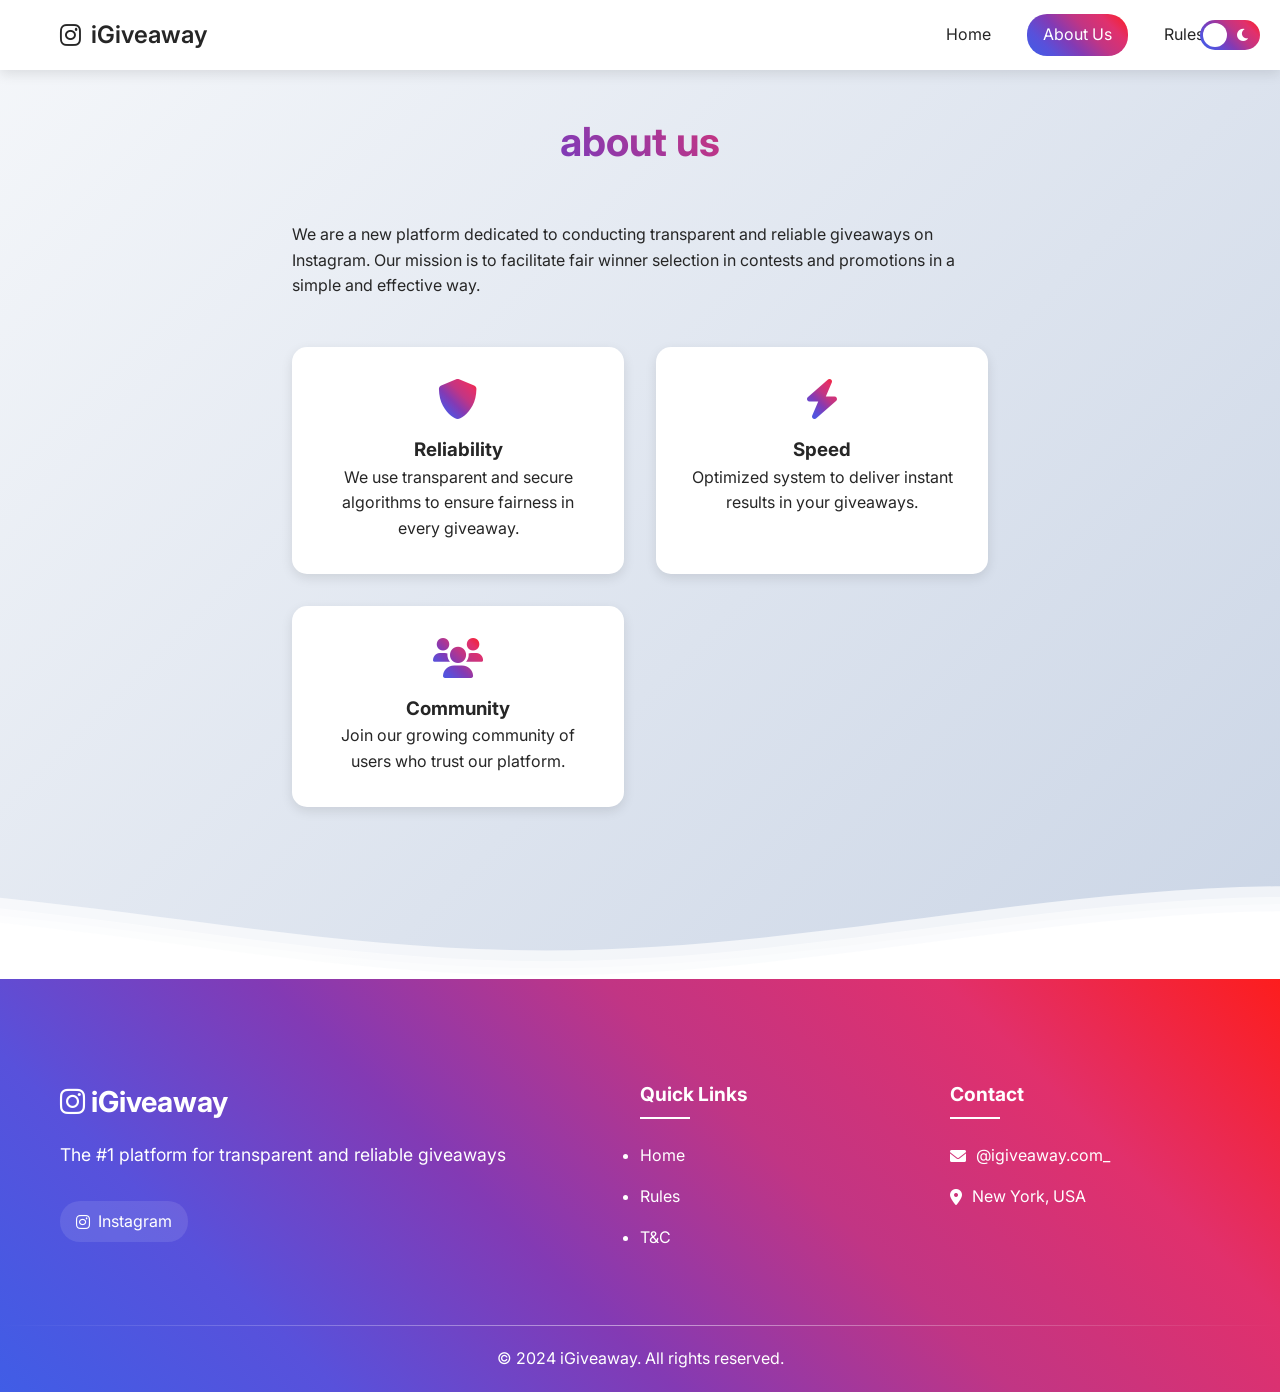
<file: about.html>
<!DOCTYPE html>
<html lang="en">
<head>
    <meta charset="UTF-8">
    <meta name="viewport" content="width=device-width, initial-scale=1.0">
    <title>About Us - iGiveaway</title>
    <link rel="stylesheet" href="index.css">
    <link href="https://fonts.googleapis.com/css2?family=Inter:wght@400;600;700&display=swap" rel="stylesheet">
    <link rel="stylesheet" href="https://cdnjs.cloudflare.com/ajax/libs/font-awesome/6.0.0/css/all.min.css">
</head>
<body>
    <header class="main-header">
        <nav>
            <div class="logo">
                <i class="fab fa-instagram"></i>
                <span>iGiveaway</span>
            </div>
            <div class="nav-links">
                <a href="index.html">Home</a>
                <a href="about.html" class="active">About Us</a>
                <a href="rules.html">Rules</a>
            </div>
            <div class="theme-switch">
                <input type="checkbox" id="theme-toggle">
                <label for="theme-toggle" class="switch">
                    <i class="fas fa-sun"></i>
                    <i class="fas fa-moon"></i>
                </label>
            </div>
        </nav>
    </header>

    <div class="container">
        <main>
            <h1>About Us</h1>
            <div class="about-content">
                <p>We are a new platform dedicated to conducting transparent and reliable giveaways on Instagram. Our mission is to facilitate fair winner selection in contests and promotions in a simple and effective way.</p>
                
                <div class="features">
                    <div class="feature-card">
                        <i class="fas fa-shield-alt"></i>
                        <h3>Reliability</h3>
                        <p>We use transparent and secure algorithms to ensure fairness in every giveaway.</p>
                    </div>
                    
                    <div class="feature-card">
                        <i class="fas fa-bolt"></i>
                        <h3>Speed</h3>
                        <p>Optimized system to deliver instant results in your giveaways.</p>
                    </div>
                    
                    <div class="feature-card">
                        <i class="fas fa-users"></i>
                        <h3>Community</h3>
                        <p>Join our growing community of users who trust our platform.</p>
                    </div>
                </div>
            </div>
        </main>
    </div>

    <footer class="main-footer">
        <div class="footer-waves">
            <svg class="waves" xmlns="http://www.w3.org/2000/svg" viewBox="0 24 150 28" preserveAspectRatio="none">
                <defs>
                    <path id="wave" d="M-160 44c30 0 58-18 88-18s 58 18 88 18 58-18 88-18 58 18 88 18 v44h-352z" />
                </defs>
                <g class="parallax">
                    <use href="#wave" x="48" y="0" fill="rgba(255,255,255,0.7" />
                    <use href="#wave" x="48" y="3" fill="rgba(255,255,255,0.5)" />
                    <use href="#wave" x="48" y="5" fill="rgba(255,255,255,0.3)" />
                    <use href="#wave" x="48" y="7" fill="#fff" />
                </g>
            </svg>
        </div>
        
        <div class="footer-content">
            <div class="footer-section brand">
                <h3><i class="fab fa-instagram"></i> iGiveaway</h3>
                <p>The #1 platform for transparent and reliable giveaways</p>
                <div class="social-links">
                    <a href="https://www.instagram.com/igiveaway.com_" class="social-btn" target="_blank">
                        <i class="fab fa-instagram"></i>
                        <span>Instagram</span>
                    </a>
                </div>
            </div>
            
            <div class="footer-section links">
                <h4>Quick Links</h4>
                <ul>
                    <li><a href="index.html">Home</a></li>
                    <li><a href="rules.html">Rules</a></li>
                    <li><a href="t&c.html">T&C</a></li>
                </ul>
            </div>
            
            <div class="footer-section contact">
                <h4>Contact</h4>
                <div class="contact-info">
                    <p><i class="fas fa-envelope"></i> @igiveaway.com_</p>
                    <p><i class="fas fa-map-marker-alt"></i> New York, USA</p>
                </div>
            </div>
        </div>
        
        <div class="footer-bottom">
            <div class="footer-border"></div>
            <p>&copy; 2024 iGiveaway. All rights reserved.</p>
        </div>
    </footer>
    <script src="index.js"></script>
</body>
</html>
</file>
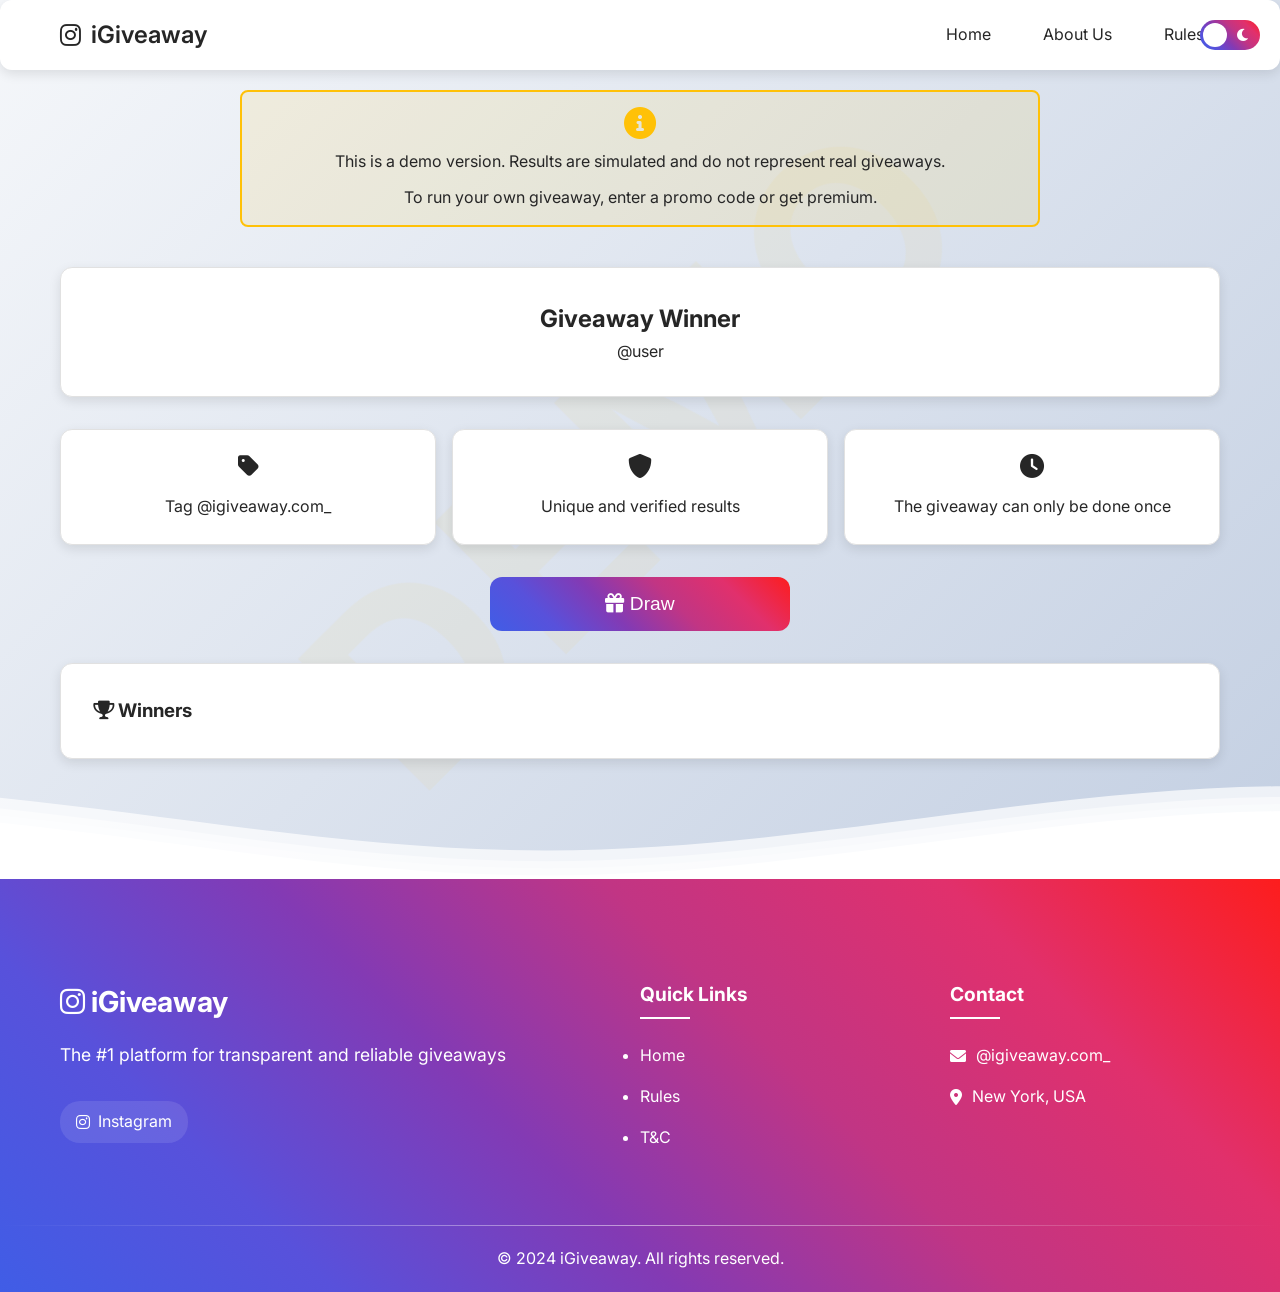
<file: demo.html>
<!DOCTYPE html>
<html lang="es">
<head>
    <meta charset="UTF-8">
    <meta name="viewport" content="width=device-width, initial-scale=1.0">
    <title>iGiveaway</title>
    <link rel="stylesheet" href="styled.css">
    <link href="https://fonts.googleapis.com/css2?family=Inter:wght@400;600;700&display=swap" rel="stylesheet">
    <link rel="stylesheet" href="https://cdnjs.cloudflare.com/ajax/libs/font-awesome/6.0.0/css/all.min.css">
</head>
<body>
    <header class="main-header">
        <nav>
            <div class="logo">
                <i class="fab fa-instagram"></i>
                <span>iGiveaway</span>
            </div>
            <div class="nav-links">
                <a href="index.html">Home</a>
                <a href="about.html">About Us</a>
                <a href="rules.html">Rules</a>
            </div>
            <div class="theme-switch">
                <input type="checkbox" id="theme-toggle">
                <label for="theme-toggle" class="switch">
                    <i class="fas fa-sun"></i>
                    <i class="fas fa-moon"></i>
                </label>
            </div>
        </nav>
    </header>

    <div class="demo-notice">
        <i class="fas fa-info-circle"></i>
        <p>This is a demo version. Results are simulated and do not represent real giveaways.</p>
        <p>To run your own giveaway, enter a promo code or get premium.</p>
    </div>
    
    <div class="container">
        <main>
            <div class="winner-display">
                <div class="winner-card">
                    <h2>Giveaway Winner</h2>
                    <p id="nombreMostrado">@user</p>
                </div>
            </div>

            <div class="info-cards">
                <div class="info-card">
                    <i class="fas fa-tag"></i>
                    <p>Tag @igiveaway.com_</p>
                </div>
                <div class="info-card">
                    <i class="fas fa-shield-alt"></i>
                    <p>Unique and verified results</p>
                </div>
                <div class="info-card">
                    <i class="fas fa-clock"></i>
                    <p>The giveaway can only be done once</p>
                </div>
            </div>

            <button id="miBoton" class="draw-button" onclick="cambiarNombre(); iniciarTemporizador()">
                <i class="fas fa-gift"></i> Draw
            </button>

            <div class="winners-section">
                <h3><i class="fas fa-trophy"></i> Winners</h3>
                <ul id="winnersList" class="winners-list"></ul>
            </div>
        </main>
    </div>

    <footer class="main-footer">
        <div class="footer-waves">
            <svg class="waves" xmlns="http://www.w3.org/2000/svg" viewBox="0 24 150 28" preserveAspectRatio="none">
                <defs>
                    <path id="wave" d="M-160 44c30 0 58-18 88-18s 58 18 88 18 58-18 88-18 58 18 88 18 v44h-352z" />
                </defs>
                <g class="parallax">
                    <use href="#wave" x="48" y="0" fill="rgba(255,255,255,0.7" />
                    <use href="#wave" x="48" y="3" fill="rgba(255,255,255,0.5)" />
                    <use href="#wave" x="48" y="5" fill="rgba(255,255,255,0.3)" />
                    <use href="#wave" x="48" y="7" fill="#fff" />
                </g>
            </svg>
        </div>
        
        <div class="footer-content">
            <div class="footer-section brand">
                <h3><i class="fab fa-instagram"></i> iGiveaway</h3>
                <p>The #1 platform for transparent and reliable giveaways</p>
                <div class="social-links">
                    <a href="https://www.instagram.com/igiveaway.com_" class="social-btn" target="_blank">
                        <i class="fab fa-instagram"></i>
                        <span>Instagram</span>
                    </a>
                </div>
            </div>
            
            <div class="footer-section links">
                <h4>Quick Links</h4>
                <ul>
                    <li><a href="index.html">Home</a></li>
                    <li><a href="rules.html">Rules</a></li>
                    <li><a href="t&c.html">T&C</a></li>
                </ul>
            </div>
            
            <div class="footer-section contact">
                <h4>Contact</h4>
                <div class="contact-info">
                    <p><i class="fas fa-envelope"></i> @igiveaway.com_</p>
                    <p><i class="fas fa-map-marker-alt"></i> New York, USA</p>
                </div>
            </div>
        </div>
        
        <div class="footer-bottom">
            <div class="footer-border"></div>
            <p>&copy; 2024 iGiveaway. All rights reserved.</p>
        </div>
    </footer>

    <script src="maind.js"></script>
</body>
</html>
</file>
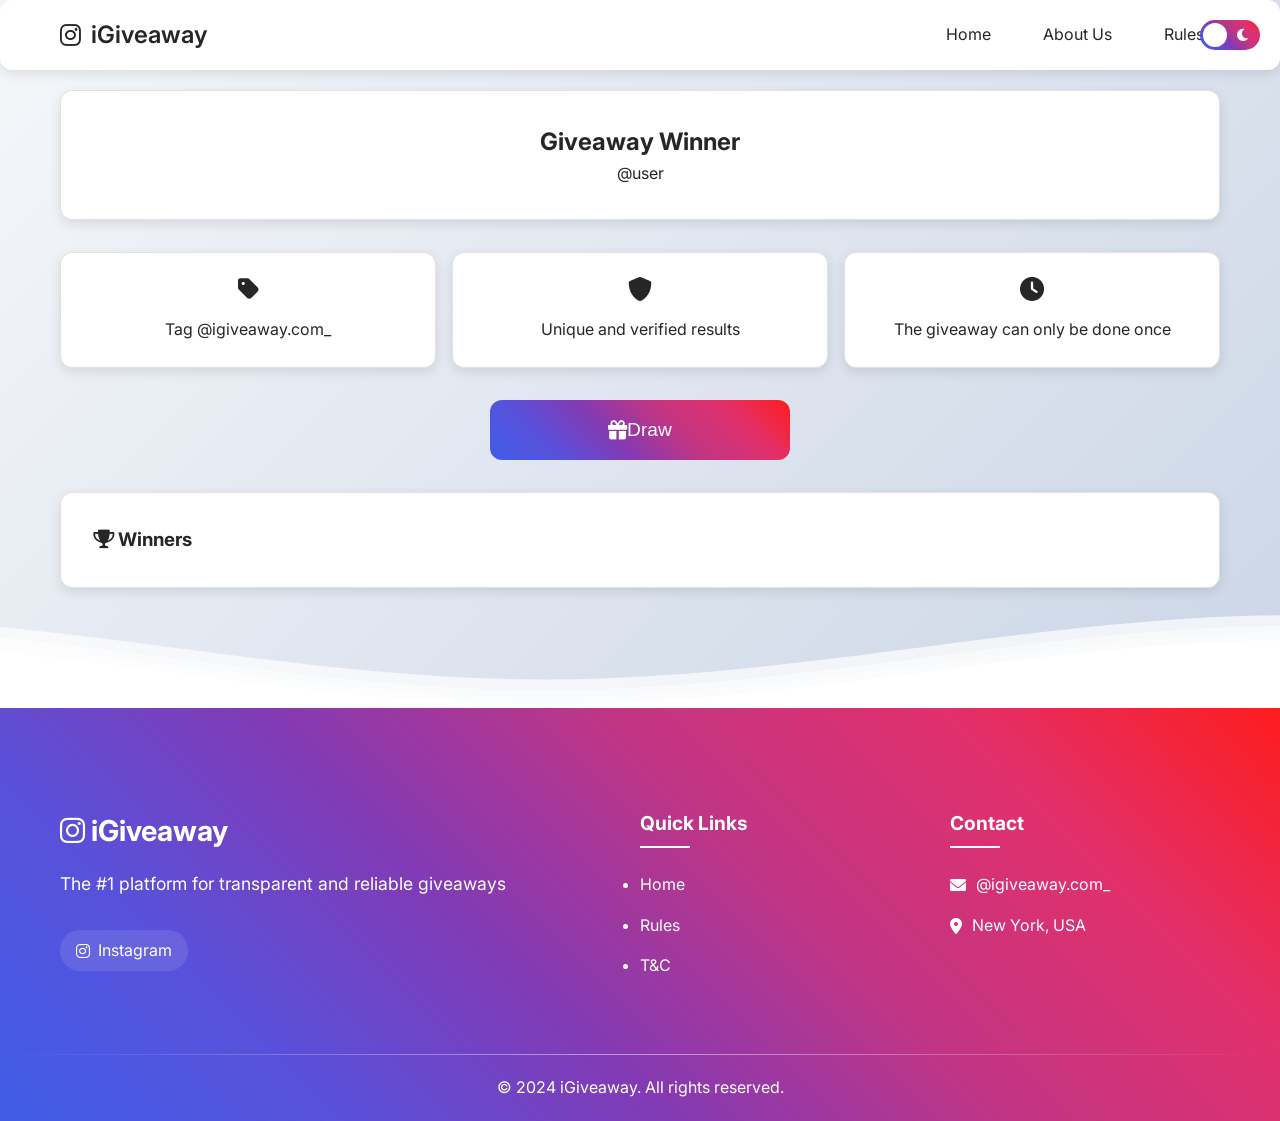
<file: draw.html>
<!DOCTYPE html>
<html lang="en">
<head>
    <meta charset="UTF-8">
    <meta name="viewport" content="width=device-width, initial-scale=1.0">
    <title>iGiveaway</title>
    <link rel="stylesheet" href="style.css">
    <link href="https://fonts.googleapis.com/css2?family=Inter:wght@400;600;700&display=swap" rel="stylesheet">
    <link rel="stylesheet" href="https://cdnjs.cloudflare.com/ajax/libs/font-awesome/6.0.0/css/all.min.css">
</head>
<body>
    <header class="main-header">
        <nav>
            <div class="logo">
                <i class="fab fa-instagram"></i>
                <span>iGiveaway</span>
            </div>
            <div class="nav-links">
                <a href="index.html">Home</a>
                <a href="about.html">About Us</a>
                <a href="rules.html">Rules</a>
            </div>
            <div class="theme-switch">
                <input type="checkbox" id="theme-toggle">
                <label for="theme-toggle" class="switch">
                    <i class="fas fa-sun"></i>
                    <i class="fas fa-moon"></i>
                </label>
            </div>
        </nav>
    </header>

    <div class="container">
        <main>
            <div class="winner-display">
                <div class="winner-card">
                    <h2>Giveaway Winner</h2>
                    <p id="nombreMostrado">@user</p>
                </div>
            </div>

            <div class="info-cards">
                <div class="info-card">
                    <i class="fas fa-tag"></i>
                    <p>Tag @igiveaway.com_</p>
                </div>
                <div class="info-card">
                    <i class="fas fa-shield-alt"></i>
                    <p>Unique and verified results</p>
                </div>
                <div class="info-card">
                    <i class="fas fa-clock"></i>
                    <p>The giveaway can only be done once</p>
                </div>
            </div>

            <button id="miBoton" class="draw-button" onclick="cambiarNombre(); iniciarTemporizador()">
                <i class="fas fa-gift"></i> Draw
            </button>

            <div class="winners-section">
                <h3><i class="fas fa-trophy"></i> Winners</h3>
                <ul id="winnersList" class="winners-list"></ul>
            </div>
        </main>
    </div>

    <footer class="main-footer">
        <div class="footer-waves">
            <svg class="waves" xmlns="http://www.w3.org/2000/svg" viewBox="0 24 150 28" preserveAspectRatio="none">
                <defs>
                    <path id="wave" d="M-160 44c30 0 58-18 88-18s 58 18 88 18 58-18 88-18 58 18 88 18 v44h-352z" />
                </defs>
                <g class="parallax">
                    <use href="#wave" x="48" y="0" fill="rgba(255,255,255,0.7" />
                    <use href="#wave" x="48" y="3" fill="rgba(255,255,255,0.5)" />
                    <use href="#wave" x="48" y="5" fill="rgba(255,255,255,0.3)" />
                    <use href="#wave" x="48" y="7" fill="#fff" />
                </g>
            </svg>
        </div>
        
        <div class="footer-content">
            <div class="footer-section brand">
                <h3><i class="fab fa-instagram"></i> iGiveaway</h3>
                <p>The #1 platform for transparent and reliable giveaways</p>
                <div class="social-links">
                    <a href="https://www.instagram.com/igiveaway.com_" class="social-btn" target="_blank">
                        <i class="fab fa-instagram"></i>
                        <span>Instagram</span>
                    </a>
                </div>
            </div>
            
            <div class="footer-section links">
                <h4>Quick Links</h4>
                <ul>
                    <li><a href="index.html">Home</a></li>
                    <li><a href="rules.html">Rules</a></li>
                    <li><a href="t&c.html">T&C</a></li>
                </ul>
            </div>
            
            <div class="footer-section contact">
                <h4>Contact</h4>
                <div class="contact-info">
                    <p><i class="fas fa-envelope"></i> @igiveaway.com_</p>
                    <p><i class="fas fa-map-marker-alt"></i> New York, USA</p>
                </div>
            </div>
        </div>
        
        <div class="footer-bottom">
            <div class="footer-border"></div>
            <p>&copy; 2024 iGiveaway. All rights reserved.</p>
        </div>
    </footer>

    <script src="main.js"></script>
</body>
</html>
</file>
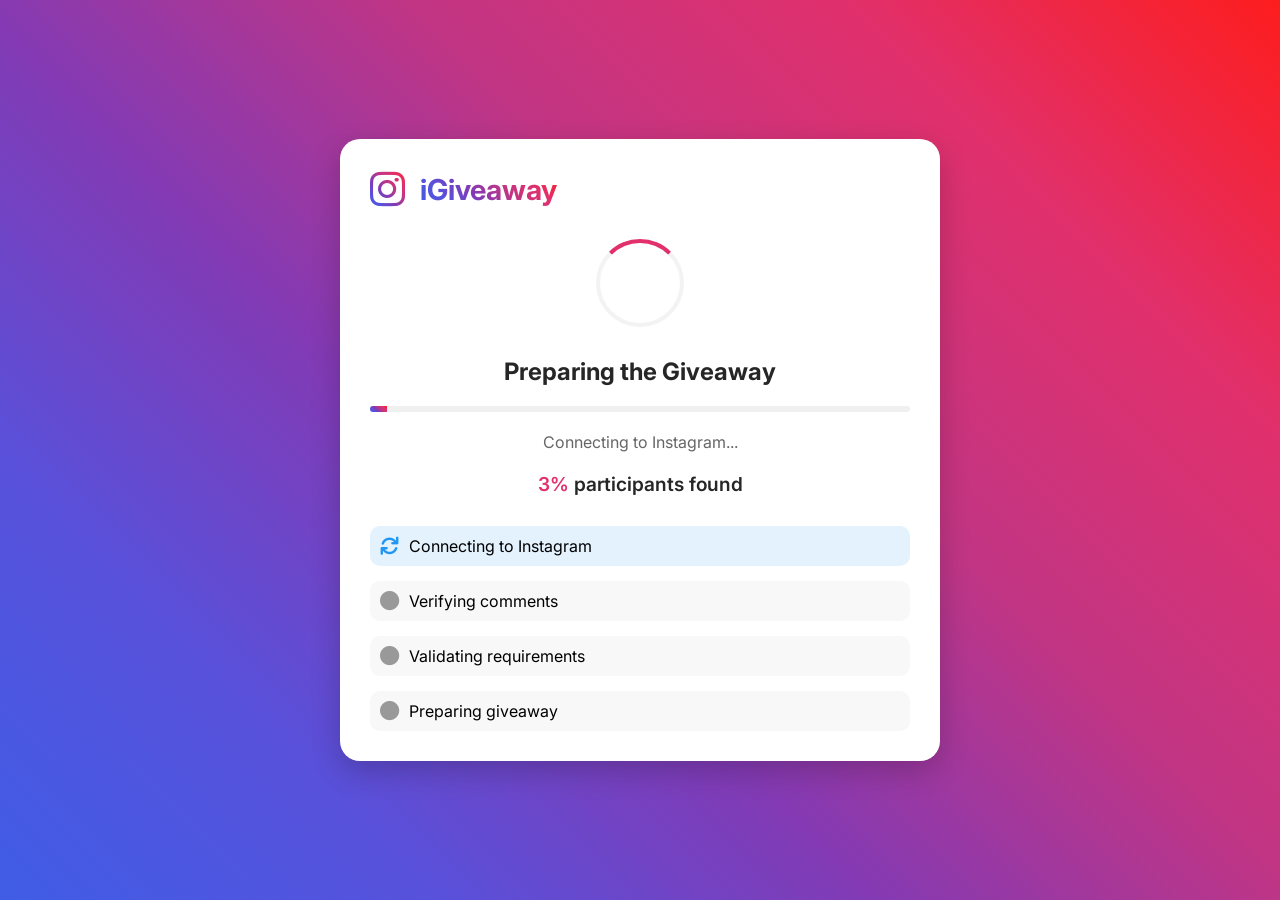
<file: loading.html>
<!DOCTYPE html>
<html lang="en">
<head>
    <meta charset="UTF-8">
    <meta name="viewport" content="width=device-width, initial-scale=1.0">
    <title>Loading Participants - iGiveaway</title>
    <link rel="stylesheet" href="loading.css">
    <link href="https://fonts.googleapis.com/css2?family=Inter:wght@400;600;700&display=swap" rel="stylesheet">
    <link rel="stylesheet" href="https://cdnjs.cloudflare.com/ajax/libs/font-awesome/6.0.0/css/all.min.css">
</head>
<body>
    <div class="loading-container">
        <div class="instagram-card">
            <div class="loading-header">
                <i class="fab fa-instagram"></i>
                <h1>iGiveaway</h1>
            </div>
            
            <div class="loading-content">
                <div class="loading-spinner">
                    <div class="spinner-circle"></div>
                </div>
                
                <div class="loading-status">
                    <h2>Preparing the Giveaway</h2>
                    <div class="progress-bar">
                        <div class="progress"></div>
                    </div>
                    <p class="status-text">Getting participants...</p>
                    <div class="participants-counter">
                        <span id="participantCount">0</span> participants found
                    </div>
                </div>

                <div class="loading-steps">
                    <div class="step completed">
                        <i class="fas fa-check-circle"></i>
                        <span>Connecting to Instagram</span>
                    </div>
                    <div class="step active">
                        <i class="fas fa-sync fa-spin"></i>
                        <span>Verifying comments</span>
                    </div>
                    <div class="step">
                        <i class="fas fa-circle"></i>
                        <span>Validating requirements</span>
                    </div>
                    <div class="step">
                        <i class="fas fa-circle"></i>
                        <span>Preparing giveaway</span>
                    </div>
                </div>
            </div>
        </div>
    </div>
    <script src="loading.js"></script>
</body>
</html>
</file>
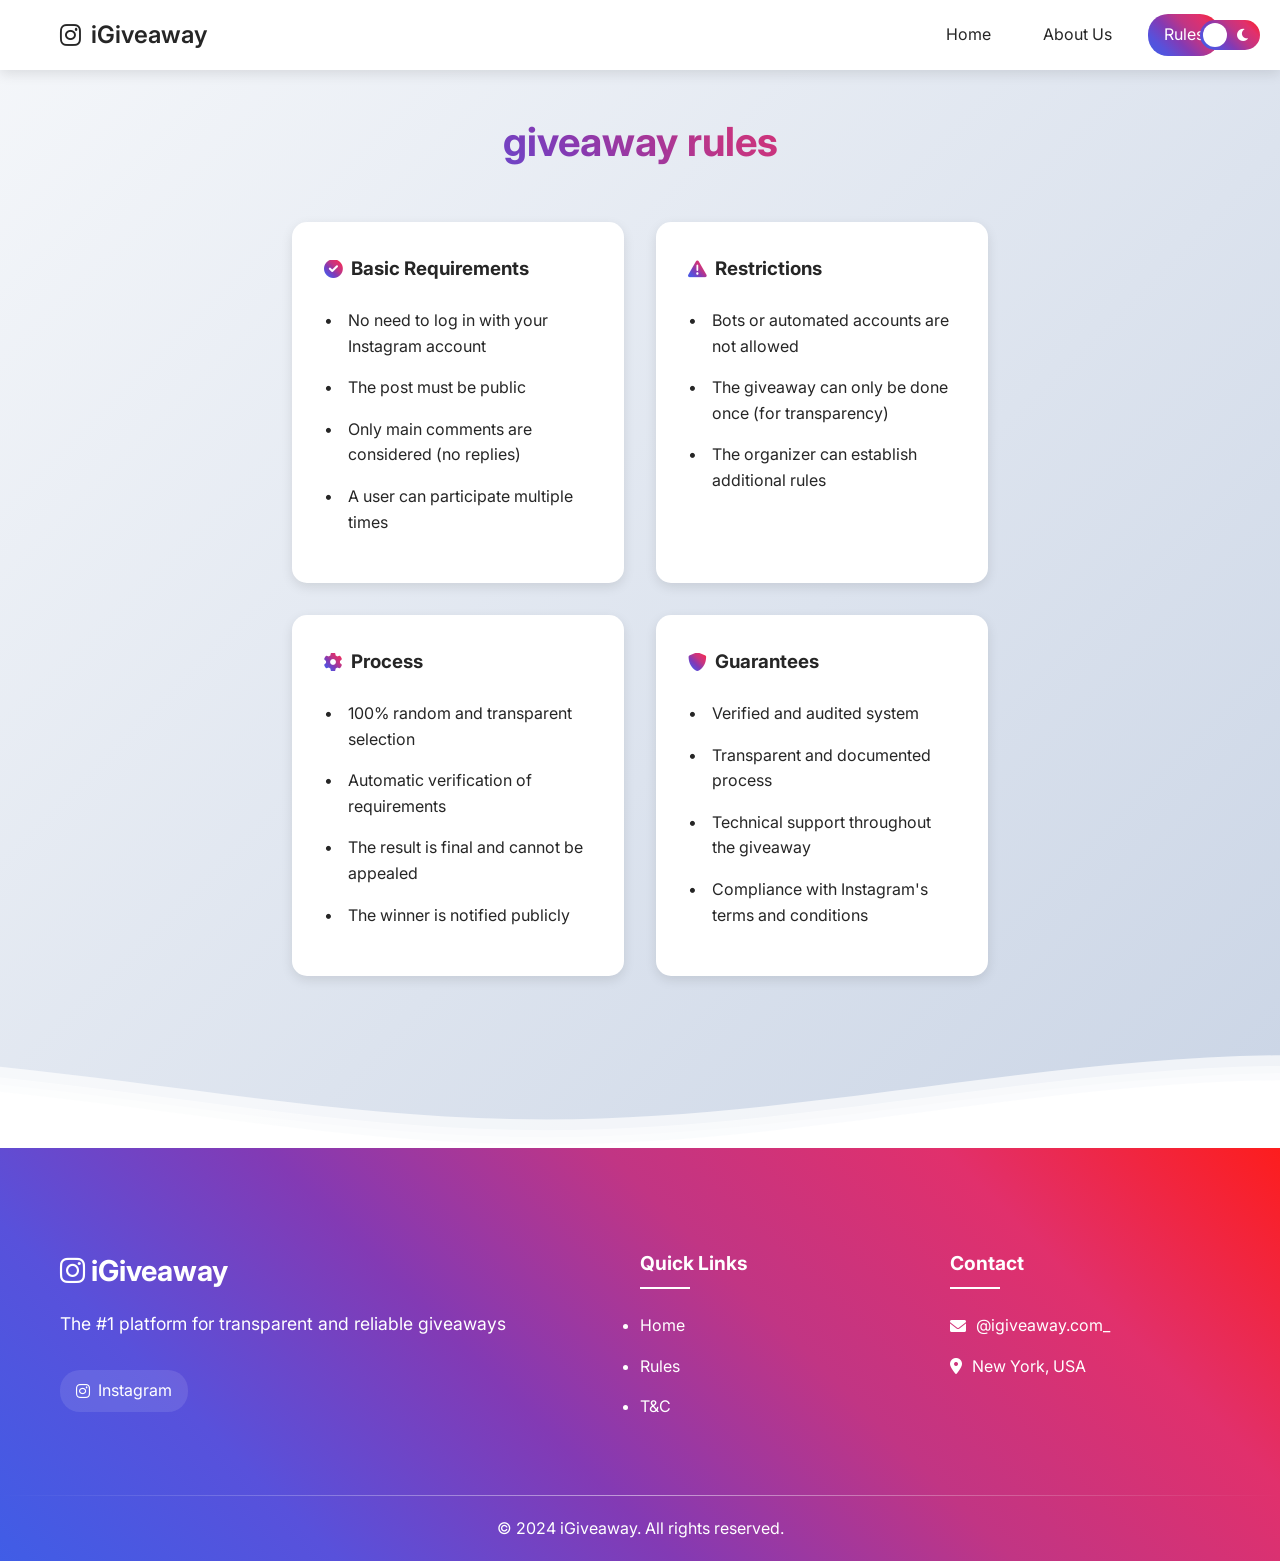
<file: rules.html>
<!DOCTYPE html>
<html lang="en">
<head>
    <meta charset="UTF-8">
    <meta name="viewport" content="width=device-width, initial-scale=1.0">
    <title>Rules - iGiveaway</title>
    <link rel="stylesheet" href="index.css">
    <link href="https://fonts.googleapis.com/css2?family=Inter:wght@400;600;700&display=swap" rel="stylesheet">
    <link rel="stylesheet" href="https://cdnjs.cloudflare.com/ajax/libs/font-awesome/6.0.0/css/all.min.css">
</head>
<body>
    <header class="main-header">
        <nav>
            <div class="logo">
                <i class="fab fa-instagram"></i>
                <span>iGiveaway</span>
            </div>
            <div class="nav-links">
                <a href="index.html">Home</a>
                <a href="about.html">About Us</a>
                <a href="rules.html"class="active">Rules</a>
            </div>
            <div class="theme-switch">
                <input type="checkbox" id="theme-toggle">
                <label for="theme-toggle" class="switch">
                    <i class="fas fa-sun"></i>
                    <i class="fas fa-moon"></i>
                </label>
            </div>
        </nav>
    </header>

    <div class="container">
        <main>
            <h1>Giveaway Rules</h1>
            <div class="rules-content">
                <div class="rule-card">
                    <h3><i class="fas fa-check-circle"></i> Basic Requirements</h3>
                    <ul>
                        <li>No need to log in with your Instagram account</li>
                        <li>The post must be public</li>
                        <li>Only main comments are considered (no replies)</li>
                        <li>A user can participate multiple times</li>
                    </ul>
                </div>

                <div class="rule-card">
                    <h3><i class="fas fa-exclamation-triangle"></i> Restrictions</h3>
                    <ul>
                        <li>Bots or automated accounts are not allowed</li>
                        <li>The giveaway can only be done once (for transparency)</li>
                        <li>The organizer can establish additional rules</li>
                    </ul>
                </div>

                <div class="rule-card">
                    <h3><i class="fas fa-cog"></i> Process</h3>
                    <ul>
                        <li>100% random and transparent selection</li>
                        <li>Automatic verification of requirements</li>
                        <li>The result is final and cannot be appealed</li>
                        <li>The winner is notified publicly</li>
                    </ul>
                </div>

                <div class="rule-card">
                    <h3><i class="fas fa-shield-alt"></i> Guarantees</h3>
                    <ul>
                        <li>Verified and audited system</li>
                        <li>Transparent and documented process</li>
                        <li>Technical support throughout the giveaway</li>
                        <li>Compliance with Instagram's terms and conditions</li>
                    </ul>
                </div>
            </div>
        </main>
    </div>

    <footer class="main-footer">
        <div class="footer-waves">
            <svg class="waves" xmlns="http://www.w3.org/2000/svg" viewBox="0 24 150 28" preserveAspectRatio="none">
                <defs>
                    <path id="wave" d="M-160 44c30 0 58-18 88-18s 58 18 88 18 58-18 88-18 58 18 88 18 v44h-352z" />
                </defs>
                <g class="parallax">
                    <use href="#wave" x="48" y="0" fill="rgba(255,255,255,0.7" />
                    <use href="#wave" x="48" y="3" fill="rgba(255,255,255,0.5)" />
                    <use href="#wave" x="48" y="5" fill="rgba(255,255,255,0.3)" />
                    <use href="#wave" x="48" y="7" fill="#fff" />
                </g>
            </svg>
        </div>
        
        <div class="footer-content">
            <div class="footer-section brand">
                <h3><i class="fab fa-instagram"></i> iGiveaway</h3>
                <p>The #1 platform for transparent and reliable giveaways</p>
                <div class="social-links">
                    <a href="https://www.instagram.com/igiveaway.com_" class="social-btn" target="_blank">
                        <i class="fab fa-instagram"></i>
                        <span>Instagram</span>
                    </a>
                </div>
            </div>
            
            <div class="footer-section links">
                <h4>Quick Links</h4>
                <ul>
                    <li><a href="index.html">Home</a></li>
                    <li><a href="rules.html">Rules</a></li>
                    <li><a href="t&c.html">T&C</a></li>
                </ul>
            </div>
            
            <div class="footer-section contact">
                <h4>Contact</h4>
                <div class="contact-info">
                    <p><i class="fas fa-envelope"></i> @igiveaway.com_</p>
                    <p><i class="fas fa-map-marker-alt"></i> New York, USA</p>
                </div>
            </div>
        </div>
        
        <div class="footer-bottom">
            <div class="footer-border"></div>
            <p>&copy; 2024 iGiveaway. All rights reserved.</p>
        </div>
    </footer>
    <script src="index.js"></script>
</body>
</html>
</file>
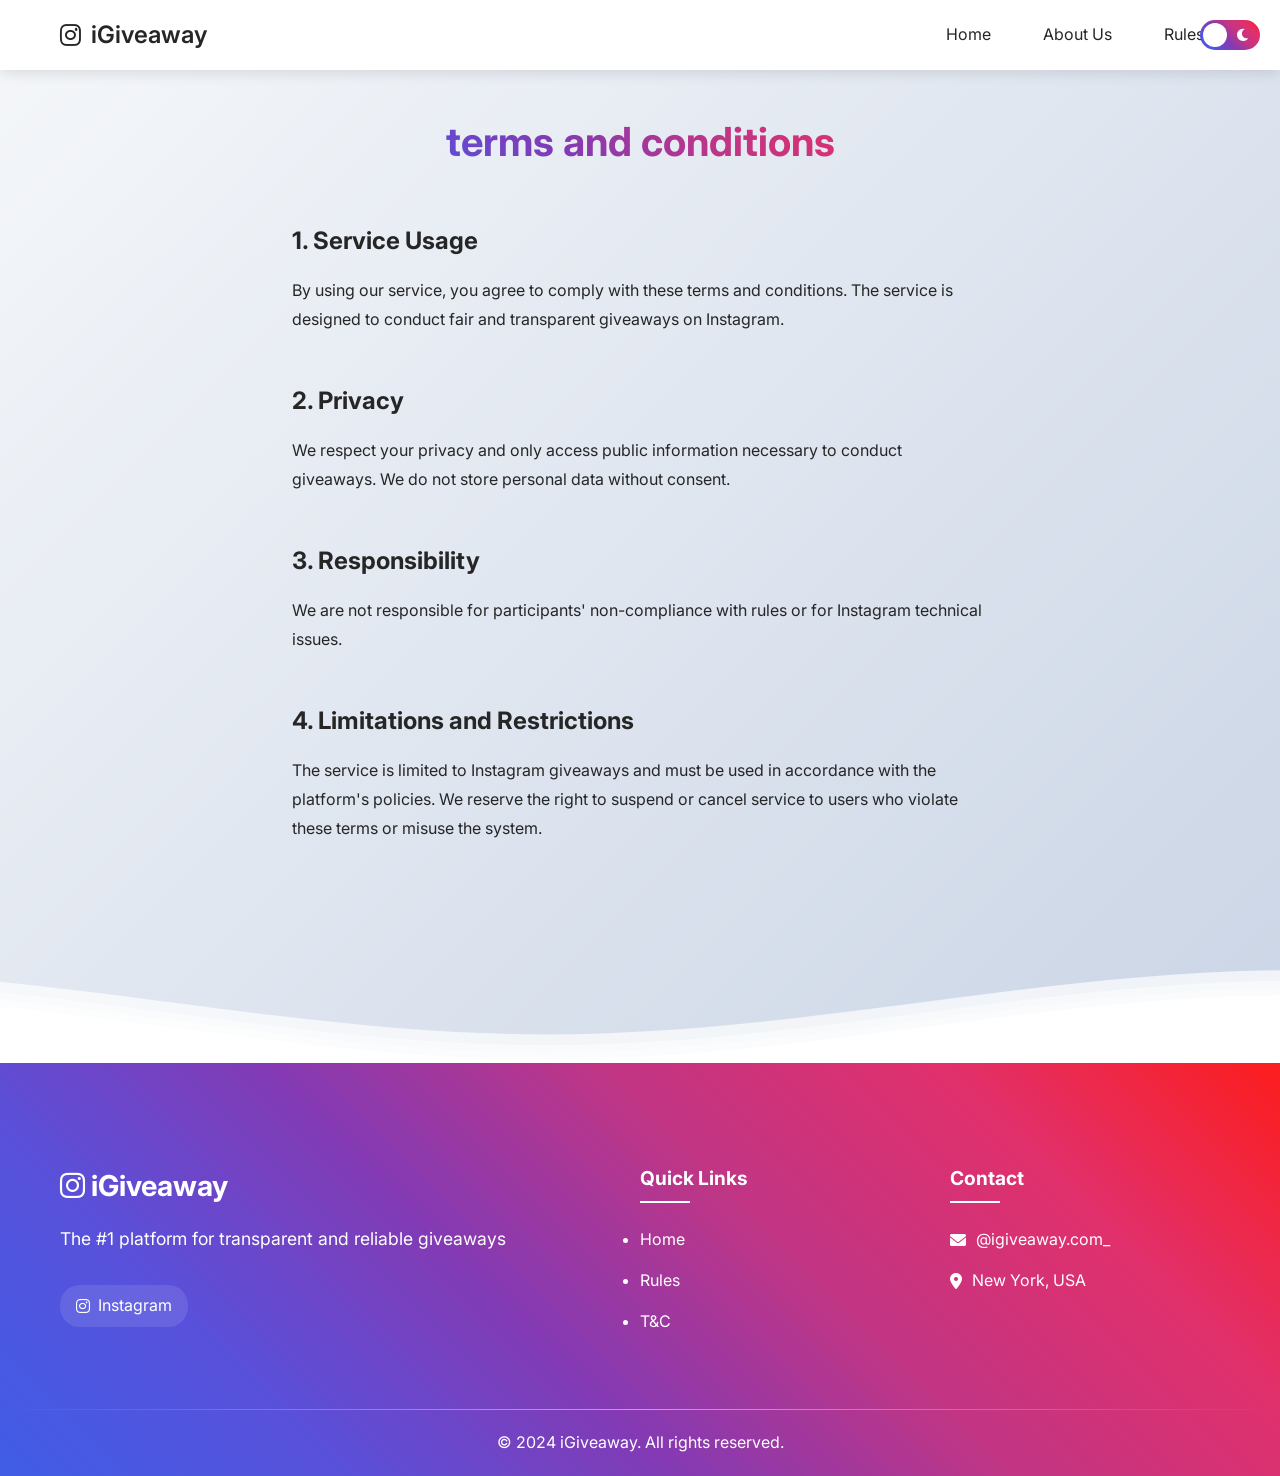
<file: t&c.html>
<!DOCTYPE html>
<html lang="en">
<head>
    <meta charset="UTF-8">
    <meta name="viewport" content="width=device-width, initial-scale=1.0">
    <title>Terms and Conditions - iGiveaway</title>
    <link rel="stylesheet" href="index.css">
    <link href="https://fonts.googleapis.com/css2?family=Inter:wght@400;600;700&display=swap" rel="stylesheet">
    <link rel="stylesheet" href="https://cdnjs.cloudflare.com/ajax/libs/font-awesome/6.0.0/css/all.min.css">
</head>
<body>
    <header class="main-header">
        <nav>
            <div class="logo">
                <i class="fab fa-instagram"></i>
                <span>iGiveaway</span>
            </div>
            <div class="nav-links">
                <a href="index.html">Home</a>
                <a href="about.html">About Us</a>
                <a href="rules.html">Rules</a>
            </div>
            <div class="theme-switch">
                <input type="checkbox" id="theme-toggle">
                <label for="theme-toggle" class="switch">
                    <i class="fas fa-sun"></i>
                    <i class="fas fa-moon"></i>
                </label>
            </div>
        </nav>
    </header>

    <div class="container">
        <main>
            <h1>Terms and Conditions</h1>
            <div class="terms-content">
                <section class="terms-section">
                    <h2>1. Service Usage</h2>
                    <p>By using our service, you agree to comply with these terms and conditions. The service is designed to conduct fair and transparent giveaways on Instagram.</p>
                </section>

                <section class="terms-section">
                    <h2>2. Privacy</h2>
                    <p>We respect your privacy and only access public information necessary to conduct giveaways. We do not store personal data without consent.</p>
                </section>

                <section class="terms-section">
                    <h2>3. Responsibility</h2>
                    <p>We are not responsible for participants' non-compliance with rules or for Instagram technical issues.</p>
                </section>
                <section class="terms-section">
                    <h2>4. Limitations and Restrictions</h2>
                    <p>The service is limited to Instagram giveaways and must be used in accordance with the platform's policies. We reserve the right to suspend or cancel service to users who violate these terms or misuse the system.</p>
                </section>
            </div>
        </main>
    </div>

    <footer class="main-footer">
        <div class="footer-waves">
            <svg class="waves" xmlns="http://www.w3.org/2000/svg" viewBox="0 24 150 28" preserveAspectRatio="none">
                <defs>
                    <path id="wave" d="M-160 44c30 0 58-18 88-18s 58 18 88 18 58-18 88-18 58 18 88 18 v44h-352z" />
                </defs>
                <g class="parallax">
                    <use href="#wave" x="48" y="0" fill="rgba(255,255,255,0.7" />
                    <use href="#wave" x="48" y="3" fill="rgba(255,255,255,0.5)" />
                    <use href="#wave" x="48" y="5" fill="rgba(255,255,255,0.3)" />
                    <use href="#wave" x="48" y="7" fill="#fff" />
                </g>
            </svg>
        </div>
        
        <div class="footer-content">
            <div class="footer-section brand">
                <h3><i class="fab fa-instagram"></i> iGiveaway</h3>
                <p>The #1 platform for transparent and reliable giveaways</p>
                <div class="social-links">
                    <a href="https://www.instagram.com/igiveaway.com_" class="social-btn" target="_blank">
                        <i class="fab fa-instagram"></i>
                        <span>Instagram</span>
                    </a>
                </div>
            </div>
            
            <div class="footer-section links">
                <h4>Quick Links</h4>
                <ul>
                    <li><a href="index.html">Home</a></li>
                    <li><a href="rules.html">Rules</a></li>
                    <li><a href="t&c.html">T&C</a></li>
                </ul>
            </div>
            
            <div class="footer-section contact">
                <h4>Contact</h4>
                <div class="contact-info">
                    <p><i class="fas fa-envelope"></i> @igiveaway.com_</p>
                    <p><i class="fas fa-map-marker-alt"></i> New York, USA</p>
                </div>
            </div>
        </div>
        
        <div class="footer-bottom">
            <div class="footer-border"></div>
            <p>&copy; 2024 iGiveaway. All rights reserved.</p>
        </div>
    </footer>
    <script src="index.js"></script>
</body>
</html>
</file>
<file: index.css>
:root {
    /* Modo claro */
    --primary-gradient: linear-gradient(45deg, #405DE6, #5851DB, #833AB4, #C13584, #E1306C, #FD1D1D);
    --secondary-gradient: linear-gradient(45deg, #833AB4, #C13584, #E1306C);
    --background-color: #FAFAFA;
    --card-background: #FFFFFF;
    --text-color: #262626;
    --shadow: 0 4px 12px rgba(0, 0, 0, 0.1);
    --card-hover: rgba(0, 0, 0, 0.03);
    --border-color: #e1e1e1;
    --gradient-bg: linear-gradient(135deg, #f5f7fa 0%, #c3cfe2 100%);
    --success-color: #4CAF50;
    --error-color: #f44336;
    --header-height: 70px;
}

[data-theme="dark"] {
    --primary-gradient: linear-gradient(45deg, #405DE6, #833AB4, #C13584);
    --secondary-gradient: linear-gradient(45deg, #405DE6, #833AB4);
    --background-color: #121212;
    --card-background: #1E1E1E;
    --text-color: #FFFFFF;
    --shadow: 0 4px 12px rgba(0, 0, 0, 0.3);
    --card-hover: rgba(255, 255, 255, 0.05);
    --border-color: #333333;
    --gradient-bg: linear-gradient(135deg, #1a1a1a 0%, #2d3436 100%);
    --success-color: #81c784;
    --error-color: #e57373;
}

* {
    margin: 0;
    padding: 0;
    box-sizing: border-box;
    transition: background-color 0.3s, color 0.3s, border-color 0.3s, box-shadow 0.3s;
}

body {
    font-family: 'Inter', sans-serif;
    background-color: var(--background-color);
    color: var(--text-color);
    line-height: 1.6;
    transition: background-color 0.3s, color 0.3s;
    background: var(--gradient-bg);
    min-height: 100vh;
    position: relative;
    padding-top: var(--header-height);
}

.container {
    max-width: 800px;
    margin: 0 auto;
    padding: 40px 20px;
}

.logo {
    display: flex;
    align-items: center;
    gap: 10px;
    font-size: 1.5rem;
    font-weight: 600;
    color: var(--text-color);
    transition: color var(--transition-speed) ease;
}

.logo i,
.logo span {
    color: var(--text-color);
    transition: color var(--transition-speed) ease;
}

h1 {
    text-align: center;
    font-size: 2.5rem;
    margin-bottom: 1rem;
    text-transform: lowercase;
    background: var(--primary-gradient);
    -webkit-background-clip: text;
    color: transparent;
}

.subtitle {
    text-align: center;
    margin-bottom: 3rem;
    font-size: 1.1rem;
    color: var(--text-color);
}

/* Estilos para los pasos */
.steps {
    display: flex;
    flex-direction: column;
    gap: 1rem;
    margin-bottom: 3rem;
}

.step {
    display: flex;
    align-items: center;
    gap: 1rem;
    background: var(--card-background);
    padding: 1.5rem;
    border-radius: 12px;
    box-shadow: var(--shadow);
    transition: transform 0.3s;
}

.step:hover {
    transform: translateY(-3px);
}

.step-number {
    background: var(--primary-gradient);
    color: white;
    width: 30px;
    height: 30px;
    display: flex;
    align-items: center;
    justify-content: center;
    border-radius: 50%;
    font-weight: bold;
}

/* Estilos para el formulario */
.form-section {
    margin: 2rem 0;
}

.form-container {
    background: var(--card-background);
    border-radius: 20px;
    box-shadow: var(--shadow);
    padding: 2rem;
    max-width: 600px;
    margin: 0 auto;
    border: 1px solid var(--border-color);
}

.form-header {
    text-align: center;
    margin-bottom: 2rem;
}

.form-header i {
    font-size: 3rem;
    background: var(--primary-gradient);
    -webkit-background-clip: text;
    -webkit-text-fill-color: transparent;
    margin-bottom: 1rem;
}

.form-header h2 {
    font-size: 1.5rem;
    color: var(--text-color);
    margin: 0;
}

.input-group {
    margin-bottom: 1.5rem;
}

.input-field {
    display: flex;
    flex-direction: column;
    gap: 0.5rem;
}

.input-field label {
    font-size: 0.9rem;
    font-weight: 600;
    color: var(--text-color);
}

.input-field input {
    padding: 1rem;
    border: 2px solid var(--border-color);
    border-radius: 12px;
    font-size: 1rem;
    background: var(--card-background);
    color: var(--text-color);
    transition: all 0.3s ease;
}

.input-field input:focus {
    outline: none;
    border-color: #405DE6;
    box-shadow: 0 0 0 4px rgba(64, 93, 230, 0.1);
}

.input-field input::placeholder {
    color: #999;
}

.input-hint {
    font-size: 0.8rem;
    color: #666;
}

.submit-btn {
    width: 100%;
    padding: 1rem;
    border: none;
    border-radius: 12px;
    background: var(--primary-gradient);
    color: white;
    font-size: 1rem;
    font-weight: 600;
    cursor: pointer;
    display: flex;
    align-items: center;
    justify-content: center;
    gap: 0.5rem;
    transition: all 0.3s ease;
}

.submit-btn:hover {
    transform: translateY(-2px);
    box-shadow: 0 4px 15px rgba(0, 0, 0, 0.2);
}

.submit-btn:active {
    transform: translateY(0);
}

.submit-btn i {
    transition: transform 0.3s ease;
}

.submit-btn:hover i {
    transform: translateX(5px);
}

.submit-btn.loading {
    opacity: 0.7;
    cursor: not-allowed;
}

.submit-btn.success {
    background: var(--success-color);
}

.submit-btn.error {
    background: var(--error-color);
}

/* Animación de error */
@keyframes shake {
    0%, 100% { transform: translateX(0); }
    25% { transform: translateX(-10px); }
    75% { transform: translateX(10px); }
}

.input-field.error input {
    border-color: var(--error-color);
    animation: shake 0.5s;
}

/* Responsive */
@media (max-width: 768px) {
    .form-container {
        padding: 1.5rem;
        margin: 0 1rem;
    }

    .form-header i {
        font-size: 2.5rem;
    }

    .form-header h2 {
        font-size: 1.2rem;
    }
}

.change-link {
    color: #405DE6;
    text-decoration: none;
    transition: color 0.3s;
}

.change-link:hover {
    color: #833AB4;
}

.sharing-status {
    margin-left: auto;
    display: flex;
    align-items: center;
    gap: 0.5rem;
}

.form-footer {
    margin-top: 2rem;
    padding-top: 1rem;
    border-top: 1px solid #eee;
    display: flex;
    align-items: center;
    gap: 1rem;
    font-size: 0.9rem;
    color: var(--gray);
}

/* Estilos para la sección de comentarios */
.comments-section {
    text-align: center;
    margin-top: 3rem;
}

.load-comments-btn {
    background: var(--primary-gradient);
    color: white;
    border: none;
    padding: 1rem 2rem;
    border-radius: 12px;
    cursor: pointer;
    font-size: 1.2rem;
    width: 100%;
    max-width: 300px;
    margin: 0 auto;
    display: block;
    transition: transform 0.2s, box-shadow 0.2s;
}

.load-comments-btn:hover {
    transform: translateY(-2px);
    box-shadow: 0 6px 20px rgba(0, 0, 0, 0.2);
}

.load-comments-btn:disabled {
    opacity: 0.7;
    cursor: not-allowed;
}

.comments-limit {
    margin-top: 1rem;
    color: var(--text-color);
    opacity: 0.8;
}

/* Estilos del Header */
.main-header {
    position: fixed;
    top: 0;
    left: 0;
    right: 0;
    height: var(--header-height);
    background: var(--card-background);
    box-shadow: var(--shadow);
    z-index: 1000;
}

.main-header nav {
    max-width: 1200px;
    margin: 0 auto;
    display: flex;
    justify-content: space-between;
    align-items: center;
    height: 100%;
    padding: 0 20px;
}

.nav-links {
    display: flex;
    gap: 20px;
}

.nav-links a {
    color: var(--text-color);
    text-decoration: none;
    padding: 8px 16px;
    border-radius: 20px;
    transition: 0.3s;
}

.nav-links a.active,
.nav-links a:hover {
    background: var(--primary-gradient);
    color: white;
}

/* Estilos del Footer */
.main-footer {
    background: var(--primary-gradient);
    color: white;
    position: relative;
    padding: 100px 0 20px;
    margin-top: 100px;
}

.footer-waves {
    position: absolute;
    top: -100px;
    left: 0;
    width: 100%;
    height: 100px;
    overflow: hidden;
}

.waves {
    position: absolute;
    width: 100%;
    height: 100px;
}

.parallax > use {
    animation: wave 25s cubic-bezier(.55,.5,.45,.5) infinite;
}

.parallax > use:nth-child(1) {
    animation-delay: -2s;
    animation-duration: 7s;
}
.parallax > use:nth-child(2) {
    animation-delay: -3s;
    animation-duration: 10s;
}
.parallax > use:nth-child(3) {
    animation-delay: -4s;
    animation-duration: 13s;
}
.parallax > use:nth-child(4) {
    animation-delay: -5s;
    animation-duration: 20s;
}

@keyframes wave {
    0% { transform: translate3d(-90px,0,0); }
    100% { transform: translate3d(85px,0,0); }
}

.footer-content {
    max-width: 1200px;
    margin: 0 auto;
    display: grid;
    grid-template-columns: 2fr 1fr 1fr;
    gap: 40px;
    padding: 0 20px;
}

.footer-section.brand h3 {
    font-size: 1.8rem;
    margin-bottom: 1rem;
    color: white;
}

.footer-section.brand p {
    margin-bottom: 2rem;
    font-size: 1.1rem;
}

.social-links {
    display: flex;
    gap: 15px;
    flex-wrap: wrap;
}

.social-btn {
    display: flex;
    align-items: center;
    gap: 8px;
    padding: 8px 16px;
    background: rgba(255, 255, 255, 0.1);
    border-radius: 20px;
    color: white;
    text-decoration: none;
    transition: 0.3s;
}

.social-btn:hover {
    background: rgba(255, 255, 255, 0.2);
    transform: translateY(-3px);
}

.footer-section h4 {
    font-size: 1.2rem;
    margin-bottom: 1.5rem;
    position: relative;
    padding-bottom: 10px;
}

.footer-section h4::after {
    content: '';
    position: absolute;
    left: 0;
    bottom: 0;
    width: 50px;
    height: 2px;
    background: white;
}

.footer-section.links ul li {
    margin-bottom: 15px;
}

.footer-section.links ul a {
    color: white;
    text-decoration: none;
    transition: 0.3s;
    display: inline-block;
}

.footer-section.links ul a:hover {
    transform: translateX(5px);
}

.contact-info p {
    display: flex;
    align-items: center;
    gap: 10px;
    margin-bottom: 15px;
}

.footer-bottom {
    text-align: center;
    margin-top: 40px;
    padding-top: 20px;
    position: relative;
}

.footer-border {
    height: 1px;
    background: linear-gradient(to right, transparent, rgba(255,255,255,0.5), transparent);
    margin-bottom: 20px;
}

/* Estilos del switch de tema */
.theme-switch {
    position: fixed;
    top: 20px;
    right: 20px;
    z-index: 1000;
}

.switch {
    width: 60px;
    height: 30px;
    background: var(--primary-gradient);
    border-radius: 30px;
    padding: 4px;
    position: relative;
    cursor: pointer;
    display: flex;
    justify-content: space-between;
    align-items: center;
}

.switch i {
    color: white;
    font-size: 14px;
    padding: 0 6px;
}

.switch::before {
    content: '';
    position: absolute;
    width: 24px;
    height: 24px;
    background: white;
    border-radius: 50%;
    top: 3px;
    left: 3px;
    transition: 0.3s;
}

#theme-toggle {
    display: none;
}

#theme-toggle:checked + .switch::before {
    transform: translateX(30px);
}

/* Estilos para las opciones de filtrado */
.filter-section {
    background: var(--card-background);
    border-radius: 20px;
    padding: 2rem;
    margin: 2rem 0;
    box-shadow: var(--shadow);
}

.filter-section h2 {
    color: var(--text-color);
    margin-bottom: 1.5rem;
    font-size: 1.5rem;
    display: flex;
    align-items: center;
    gap: 0.5rem;
}

.filter-options {
    display: flex;
    flex-direction: column;
    gap: 1.5rem;
}

.filter-group {
    background: var(--card-hover);
    padding: 1.2rem;
    border-radius: 12px;
    transition: all 0.3s ease;
}

.filter-group:hover {
    transform: translateX(5px);
}

.checkbox-container {
    display: flex;
    align-items: center;
    gap: 1rem;
    cursor: pointer;
    user-select: none;
}

.filter-label {
    display: flex;
    align-items: center;
    gap: 0.8rem;
    font-weight: 500;
}

.filter-label i {
    font-size: 1.2rem;
    background: var(--primary-gradient);
    -webkit-background-clip: text;
    -webkit-text-fill-color: transparent;
}

.mentions-config {
    margin-top: 1rem;
    padding-top: 1rem;
    border-top: 1px solid var(--border-color);
    transition: all 0.3s ease;
}

.counter-input {
    display: flex;
    align-items: center;
    gap: 0.5rem;
    background: var(--card-background);
    padding: 0.3rem;
    border-radius: 8px;
    border: 1px solid var(--border-color);
    width: fit-content;
}

.counter-btn {
    width: 30px;
    height: 30px;
    border-radius: 6px;
    border: none;
    background: var(--primary-gradient);
    color: white;
    cursor: pointer;
    display: flex;
    align-items: center;
    justify-content: center;
    font-size: 1.2rem;
    transition: transform 0.2s;
}

.counter-btn:hover {
    transform: scale(1.1);
}

.counter-input input {
    width: 50px;
    text-align: center;
    border: none;
    background: transparent;
    color: var(--text-color);
    font-size: 1rem;
    padding: 0.5rem;
}

.counter-input input::-webkit-inner-spin-button,
.counter-input input::-webkit-outer-spin-button {
    -webkit-appearance: none;
    margin: 0;
}

.winners-section {
    display: flex;
    align-items: center;
    justify-content: space-between;
    flex-wrap: wrap;
    gap: 1rem;
}

/* Estilos para el modal */
.modal {
    display: none;
    position: fixed;
    z-index: 9999;
    left: 0;
    top: 0;
    width: 100%;
    height: 100%;
    background-color: rgba(0,0,0,0.5);
    overflow-y: auto;
    padding: 20px;
}

.modal-content {
    background: var(--card-background);
    padding: 20px;
    border-radius: 20px;
    width: 90%;
    max-width: 500px;
    position: relative;
    margin: 20px auto;
    transform: none;
}

.modal-header {
    display: flex;
    justify-content: space-between;
    align-items: center;
    margin-bottom: 20px;
}

.close-modal {
    font-size: 28px;
    font-weight: bold;
    cursor: pointer;
    background: none;
    border: none;
    color: var(--text-color);
}

.close-modal:hover {
    color: var(--error-color);
}

.modal-body {
    padding: 2rem;
}

.premium-features ul {
    list-style: none;
    padding: 0;
    margin: 1rem 0;
}

.premium-features li {
    display: flex;
    align-items: center;
    gap: 0.5rem;
    margin-bottom: 0.5rem;
}

.premium-features i {
    color: #4CAF50;
}

.payment-options {
    margin: 2rem 0;
}

.price-card {
    text-align: center;
    padding: 2rem;
    border: 2px solid var(--border-color);
    border-radius: 12px;
}

.price {
    font-size: 2rem;
    font-weight: bold;
    margin: 1rem 0;
}

.payment-btn {
    background: var(--primary-gradient);
    color: white;
    border: none;
    padding: 1rem 2rem;
    border-radius: 30px;
    cursor: pointer;
    font-weight: bold;
    transition: transform 0.3s;
}

.payment-btn:hover {
    transform: translateY(-2px);
}

.code-section {
    margin-top: 2rem;
    text-align: center;
}

.code-input {
    display: flex;
    gap: 0.5rem;
    margin-top: 1rem;
    flex-wrap: wrap;
}

.code-input input {
    flex: 1;
    min-width: 200px;
    padding: 0.8rem;
    border: 1px solid var(--border-color);
    border-radius: 8px;
}

#validateCode {
    padding: 0.8rem 1.5rem;
    background: var(--secondary-gradient);
    color: white;
    border: none;
    border-radius: 8px;
    cursor: pointer;
    width: 100%;
}

@keyframes modalSlideIn {
    from {
        transform: translateY(-100px);
        opacity: 0;
    }
    to {
        transform: translateY(0);
        opacity: 1;
    }
}

/* Agregar estos estilos para el contador de ganadores */
.winners-count-label {
    display: flex;
    align-items: center;
    gap: 1rem;
    margin-top: 1rem;
}

.winners-input {
    display: flex;
    align-items: center;
    gap: 0.5rem;
}

.winner-btn {
    width: 30px;
    height: 30px;
    border-radius: 50%;
    border: none;
    background: var(--primary-gradient);
    color: white;
    cursor: pointer;
    display: flex;
    align-items: center;
    justify-content: center;
    font-size: 1.2rem;
    transition: transform 0.2s;
}

.winner-btn:hover {
    transform: scale(1.1);
}

#winnersCount {
    width: 50px;
    text-align: center;
    padding: 0.5rem;
    border: 1px solid var(--border-color);
    border-radius: 8px;
    font-size: 1rem;
}

/* Actualizar estilos del modal */
.modal-content {
    max-width: 500px;
    width: 90%;
    margin: 2rem auto;
    background: var(--card-background);
    border-radius: 20px;
    box-shadow: var(--shadow);
}

.code-input {
    display: flex;
    gap: 0.5rem;
    margin-top: 1rem;
}

.code-input input {
    flex: 1;
    padding: 0.8rem;
    border: 1px solid var(--border-color);
    border-radius: 8px;
    background: var(--card-background);
    color: var(--text-color);
}

.code-input input.error {
    border-color: var(--error-color);
    animation: shake 0.5s;
}

.demo-section {
    margin-top: 2rem;
    text-align: center;
    padding: 1.5rem;
    background: linear-gradient(145deg, rgba(255,255,255,0.1), rgba(255,255,255,0.05));
    border-radius: 12px;
    border: 1px solid rgba(255,255,255,0.1);
}

.demo-title {
    font-size: 1.2rem;
    font-weight: 600;
    margin-bottom: 1rem;
    color: var(--text-primary);
}

.demo-container {
    display: flex;
    flex-direction: column;
    align-items: center;
    gap: 0.5rem;
}

.demo-btn {
    display: flex;
    align-items: center;
    gap: 0.8rem;
    padding: 0.8rem 1.5rem;
    background: var(--primary-gradient);
    border-radius: 25px;
    color: white;
    text-decoration: none;
    font-weight: 600;
    transition: transform 0.2s, box-shadow 0.2s;
}

.demo-btn:hover {
    transform: translateY(-2px);
    box-shadow: var(--shadow);
}

.demo-btn i {
    font-size: 1.1rem;
}

/* Estilos para la página Nosotros */
.about-content {
    max-width: 800px;
    margin: 0 auto;
    padding: 2rem;
}

.features {
    display: grid;
    grid-template-columns: repeat(auto-fit, minmax(250px, 1fr));
    gap: 2rem;
    margin-top: 3rem;
}

.feature-card {
    background: var(--card-background);
    padding: 2rem;
    border-radius: 15px;
    text-align: center;
    box-shadow: var(--shadow);
    transition: transform 0.3s;
}

.feature-card:hover {
    transform: translateY(-5px);
}

.feature-card i {
    font-size: 2.5rem;
    background: var(--primary-gradient);
    -webkit-background-clip: text;
    -webkit-text-fill-color: transparent;
    margin-bottom: 1rem;
}

/* Estilos para la página de Reglas */
.rules-content {
    display: grid;
    grid-template-columns: repeat(auto-fit, minmax(300px, 1fr));
    gap: 2rem;
    padding: 2rem;
}

.rule-card {
    background: var(--card-background);
    padding: 2rem;
    border-radius: 15px;
    box-shadow: var(--shadow);
}

.rule-card h3 {
    display: flex;
    align-items: center;
    gap: 0.5rem;
    margin-bottom: 1.5rem;
    color: var(--text-color);
}

.rule-card h3 i {
    background: var(--primary-gradient);
    -webkit-background-clip: text;
    -webkit-text-fill-color: transparent;
}

.rule-card ul {
    list-style: none;
    padding: 0;
}

.rule-card ul li {
    margin-bottom: 1rem;
    padding-left: 1.5rem;
    position: relative;
}

.rule-card ul li::before {
    content: '•';
    position: absolute;
    left: 0;
    color: var(--text-color);
}

/* Estilos para la página de Términos y Condiciones */
.terms-content {
    max-width: 800px;
    margin: 0 auto;
    padding: 2rem;
}

.terms-section {
    margin-bottom: 3rem;
}

.terms-section h2 {
    color: var(--text-color);
    margin-bottom: 1rem;
    font-size: 1.5rem;
}

.terms-section p {
    line-height: 1.8;
    color: var(--text-color);
}

/* Estilos responsive para el header */
@media (max-width: 768px) {
    .main-header nav {
        padding: 0 10px;
        flex-wrap: wrap;
    }

    .nav-links {
        order: 3;
        width: 100%;
        justify-content: center;
        padding: 10px 0;
        gap: 10px;
    }

    .nav-links a {
        padding: 5px 10px;
        font-size: 14px;
    }

    .theme-switch {
        position: static;
        margin-left: auto;
    }

    .main-header {
        height: auto;
    }

    body {
        padding-top: calc(var(--header-height) + 40px);
    }
}

/* Estilos responsive para el footer */
@media (max-width: 768px) {
    .footer-content {
        grid-template-columns: 1fr;
        gap: 30px;
        padding: 0 15px;
    }

    .footer-section {
        text-align: center;
    }

    .footer-section h4::after {
        left: 50%;
        transform: translateX(-50%);
    }

    .social-links {
        justify-content: center;
    }

    .contact-info p {
        justify-content: center;
    }

    .footer-section.links ul {
        display: flex;
        flex-direction: column;
        align-items: center;
    }

    .main-footer {
        padding: 60px 0 20px;
    }

    .footer-waves {
        height: 50px;
        top: -50px;
    }

    .waves {
        height: 50px;
    }
}

/* Ajustes adicionales para pantallas muy pequeñas */
@media (max-width: 480px) {
    .nav-links a {
        font-size: 12px;
        padding: 4px 8px;
    }

    .logo {
        font-size: 1.2rem;
    }

    .switch {
        width: 50px;
        height: 25px;
    }

    .switch::before {
        width: 20px;
        height: 20px;
    }

    #theme-toggle:checked + .switch::before {
        transform: translateX(25px);
    }
}

/* Ajustes responsive para el modal */
@media (max-width: 768px) {
    .modal {
        align-items: flex-start;
        padding: 10px;
    }

    .modal-content {
        margin: 10px auto;
        width: 95%;
        padding: 15px;
    }

    .modal-body {
        padding: 1rem;
    }
}

/* Ajustes responsive para el input de código */
@media (max-width: 768px) {
    .code-input {
        flex-direction: column;
        width: 100%;
    }

    .code-input input {
        width: 100%;
    }

    #validateCode {
        margin-top: 0.5rem;
    }
}
</file>
<file: styled.css>
:root {
    /* Light mode */
    --primary-gradient: linear-gradient(45deg, #405DE6, #5851DB, #833AB4, #C13584, #E1306C, #FD1D1D);
    --secondary-gradient: linear-gradient(45deg, #833AB4, #C13584, #E1306C);
    --background-color: #FAFAFA;
    --card-background: #FFFFFF;
    --text-color: #262626;
    --shadow: 0 4px 12px rgba(0, 0, 0, 0.1);
    --card-hover: rgba(0, 0, 0, 0.03);
    --border-color: #e1e1e1;
    --gradient-bg: linear-gradient(135deg, #f5f7fa 0%, #c3cfe2 100%);
    --footer-bg: #1a1a1a;
    --header-height: 70px;
    --transition-speed: 0.2s;
}

[data-theme="dark"] {
    --primary-gradient: linear-gradient(45deg, #405DE6, #833AB4, #C13584);
    --secondary-gradient: linear-gradient(45deg, #405DE6, #833AB4);
    --background-color: #121212;
    --card-background: #1E1E1E;
    --text-color: #FFFFFF;
    --shadow: 0 4px 12px rgba(0, 0, 0, 0.3);
    --card-hover: rgba(255, 255, 255, 0.05);
    --border-color: #333333;
    --gradient-bg: linear-gradient(135deg, #1a1a1a 0%, #2d3436 100%);
}

/* Theme switch styles */
.theme-switch {
    position: fixed;
    top: 20px;
    right: 20px;
    z-index: 1000;
}

.switch {
    width: 60px;
    height: 30px;
    background: var(--primary-gradient);
    border-radius: 30px;
    padding: 4px;
    position: relative;
    cursor: pointer;
    display: flex;
    justify-content: space-between;
    align-items: center;
}

.switch i {
    color: white;
    font-size: 14px;
    padding: 0 6px;
}

.switch::before {
    content: '';
    position: absolute;
    width: 24px;
    height: 24px;
    background: white;
    border-radius: 50%;
    top: 3px;
    left: 3px;
    transition: 0.3s;
}

#theme-toggle {
    display: none;
}

#theme-toggle:checked + .switch::before {
    transform: translateX(30px);
}

/* Actualización de estilos existentes */
body {
    font-family: 'Inter', sans-serif;
    background-color: var(--background-color);
    color: var(--text-color);
    line-height: 1.6;
    min-height: 100vh;
    padding-top: var(--header-height);
    position: relative;
    transition: color var(--transition-speed) ease;
}

/* Fondo con transición suave */
body::after {
    content: '';
    position: fixed;
    top: 0;
    left: 0;
    width: 100%;
    height: 100%;
    background: var(--gradient-bg);
    z-index: -2;
    transition: opacity var(--transition-speed) ease;
}

header {
    background: var(--primary-gradient);
    padding: 1rem;
    margin-bottom: 2rem;
    border-radius: 12px;
    box-shadow: var(--shadow);
}

.winner-card {
    background: var(--card-background);
    padding: 2rem;
    border-radius: 12px;
    box-shadow: var(--shadow);
    text-align: center;
    border: 1px solid var(--border-color);
    transition: transform 0.3s, box-shadow 0.3s;
}

.winner-card:hover {
    transform: translateY(-5px);
    box-shadow: 0 8px 24px rgba(0, 0, 0, 0.2);
}

.info-card {
    background: var(--card-background);
    padding: 1.5rem;
    border-radius: 12px;
    box-shadow: var(--shadow);
    text-align: center;
    border: 1px solid var(--border-color);
    transition: transform 0.3s;
}

.info-card:hover {
    transform: translateY(-3px);
    background: var(--card-hover);
}

.draw-button {
    background: var(--primary-gradient);
    color: white;
    border: none;
    padding: 1rem 2rem;
    font-size: 1.2rem;
    border-radius: 12px;
    cursor: pointer;
    width: 100%;
    max-width: 300px;
    margin: 2rem auto;
    display: block;
    transition: transform 0.2s, box-shadow 0.2s;
}

.draw-button:hover {
    transform: translateY(-2px);
    box-shadow: 0 6px 20px rgba(0, 0, 0, 0.2);
}

.winners-section {
    background: var(--card-background);
    padding: 2rem;
    border-radius: 12px;
    box-shadow: var(--shadow);
    border: 1px solid var(--border-color);
}

.winners-list {
    display: flex;
    flex-direction: column;
    gap: 15px;
    list-style: none;
    padding: 0;
}

.winners-list li {
    background: var(--primary-gradient);
    color: white;
    padding: 0.8rem 1.5rem;
    border-radius: 20px;
    font-weight: 500;
    transition: transform 0.2s;
    margin: 0;
    box-shadow: var(--shadow);
}

.winners-list li:hover {
    transform: scale(1.05);
}

* {
    margin: 0;
    padding: 0;
    box-sizing: border-box;
}

.container {
    max-width: 1200px;
    margin: 0 auto;
    padding: 20px;
}

.logo {
    display: flex;
    align-items: center;
    gap: 10px;
    font-size: 1.5rem;
    font-weight: 600;
    color: var(--text-color);
    transition: color var(--transition-speed) ease;
}

.logo i,
.logo span {
    color: var(--text-color);
    transition: color var(--transition-speed) ease;
}

.winner-display {
    margin-bottom: 2rem;
}

.info-cards {
    display: grid;
    grid-template-columns: repeat(auto-fit, minmax(250px, 1fr));
    gap: 1rem;
    margin-bottom: 2rem;
}

.info-card i {
    font-size: 1.5rem;
    color: var(--primary-color);
    margin-bottom: 1rem;
}

@media (max-width: 768px) {
    .container {
        padding: 10px;
    }

    #nombreMostrado {
        font-size: 2rem;
    }

    .info-cards {
        grid-template-columns: 1fr;
    }
}

/* Estilos del Header */
.main-header {
    position: fixed;
    top: 0;
    left: 0;
    right: 0;
    height: var(--header-height);
    background: var(--card-background);
    box-shadow: var(--shadow);
    z-index: 1000;
}

.main-header nav {
    max-width: 1200px;
    margin: 0 auto;
    display: flex;
    justify-content: space-between;
    align-items: center;
    height: 100%;
    padding: 0 20px;
}

.nav-links {
    display: flex;
    gap: 20px;
}

.nav-links a {
    color: var(--text-color);
    text-decoration: none;
    padding: 8px 16px;
    border-radius: 20px;
    transition: 0.3s;
}

.nav-links a.active,
.nav-links a:hover {
    background: var(--primary-gradient);
    color: white;
}

/* Estilos del Footer */
.main-footer {
    background: var(--primary-gradient);
    color: white;
    position: relative;
    padding: 100px 0 20px;
    margin-top: 100px;
}

.footer-waves {
    position: absolute;
    top: -100px;
    left: 0;
    width: 100%;
    height: 100px;
    overflow: hidden;
}

.waves {
    position: absolute;
    width: 100%;
    height: 100px;
}

.parallax > use {
    animation: wave 25s cubic-bezier(.55,.5,.45,.5) infinite;
}

.parallax > use:nth-child(1) {
    animation-delay: -2s;
    animation-duration: 7s;
}
.parallax > use:nth-child(2) {
    animation-delay: -3s;
    animation-duration: 10s;
}
.parallax > use:nth-child(3) {
    animation-delay: -4s;
    animation-duration: 13s;
}
.parallax > use:nth-child(4) {
    animation-delay: -5s;
    animation-duration: 20s;
}

@keyframes wave {
    0% { transform: translate3d(-90px,0,0); }
    100% { transform: translate3d(85px,0,0); }
}

.footer-content {
    max-width: 1200px;
    margin: 0 auto;
    display: grid;
    grid-template-columns: 2fr 1fr 1fr;
    gap: 40px;
    padding: 0 20px;
}

.footer-section.brand h3 {
    font-size: 1.8rem;
    margin-bottom: 1rem;
    color: white;
}

.footer-section.brand h3 i {
    color: white;
}

.footer-section.brand p {
    margin-bottom: 2rem;
    font-size: 1.1rem;
}

.social-links {
    display: flex;
    gap: 15px;
    flex-wrap: wrap;
}

.social-btn {
    display: flex;
    align-items: center;
    gap: 8px;
    padding: 8px 16px;
    background: rgba(255, 255, 255, 0.1);
    border-radius: 20px;
    color: white;
    text-decoration: none;
    transition: 0.3s;
}

.social-btn:hover {
    background: rgba(255, 255, 255, 0.2);
    transform: translateY(-3px);
}

.footer-section h4 {
    font-size: 1.2rem;
    margin-bottom: 1.5rem;
    position: relative;
    padding-bottom: 10px;
}

.footer-section h4::after {
    content: '';
    position: absolute;
    left: 0;
    bottom: 0;
    width: 50px;
    height: 2px;
    background: white;
}

.footer-section.links ul li {
    margin-bottom: 15px;
}

.footer-section.links ul a {
    color: white;
    text-decoration: none;
    transition: 0.3s;
    display: inline-block;
}

.footer-section.links ul a:hover {
    transform: translateX(5px);
}

.contact-info p {
    display: flex;
    align-items: center;
    gap: 10px;
    margin-bottom: 15px;
}

.footer-bottom {
    text-align: center;
    margin-top: 40px;
    padding-top: 20px;
    position: relative;
}

.footer-border {
    height: 1px;
    background: linear-gradient(to right, transparent, rgba(255,255,255,0.5), transparent);
    margin-bottom: 20px;
}

/* Animación del Confeti Mejorada */
@keyframes confetti-slow {
    0% { transform: translate3d(0, 0, 0) rotateX(0) rotateY(0); }
    100% { transform: translate3d(25px, 105vh, 0) rotateX(360deg) rotateY(180deg); }
}

@keyframes confetti-medium {
    0% { transform: translate3d(0, 0, 0) rotateX(0) rotateY(0); }
    100% { transform: translate3d(100px, 105vh, 0) rotateX(100deg) rotateY(360deg); }
}

@keyframes confetti-fast {
    0% { transform: translate3d(0, 0, 0) rotateX(0) rotateY(0); }
    100% { transform: translate3d(-50px, 105vh, 0) rotateX(10deg) rotateY(250deg); }
}

.confetti {
    position: fixed;
    z-index: 1000;
    top: -10px;
    border-radius: 0%;
}

.confetti--animation-slow {
    animation: confetti-slow 2.25s linear 1 forwards;
}

.confetti--animation-medium {
    animation: confetti-medium 1.75s linear 1 forwards;
}

.confetti--animation-fast {
    animation: confetti-fast 1.25s linear 1 forwards;
}

/* Banner de Demo mejorado */
.demo-banner {
    display: none;
}

/* Aviso de Demo */
.demo-notice {
    background: rgba(255, 193, 7, 0.1);
    border: 2px solid #ffc107;
    border-radius: 8px;
    padding: 15px;
    margin: 20px auto;
    max-width: 800px;
    text-align: center;
    display: flex;
    flex-direction: column;
    align-items: center;
    gap: 10px;
}

.demo-notice i {
    font-size: 2rem;
    color: #ffc107;
}

.demo-notice p {
    margin: 0;
    color: var(--text-color);
}

/* Marca de agua DEMO más visible */
body::before {
    content: 'DEMO';
    position: fixed;
    top: 50%;
    left: 50%;
    transform: translate(-50%, -50%) rotate(-45deg);
    font-size: 20vw;
    color: rgba(255, 193, 7, 0.05);
    pointer-events: none;
    z-index: -1;
    font-weight: bold;
    white-space: nowrap;
    letter-spacing: 1vw;
}

[data-theme="dark"] body::before {
    color: rgba(255, 193, 7, 0.03);
}

/* Elementos con transición */
.winner-card,
.info-card,
.winners-section,
.nav-links a,
.main-header {
    transition: 
        background-color var(--transition-speed) ease,
        color var(--transition-speed) ease,
        border-color var(--transition-speed) ease,
        box-shadow var(--transition-speed) ease;
}

/* Estilos responsive para el header */
@media (max-width: 768px) {
    .main-header nav {
        padding: 0 10px;
        flex-wrap: wrap;
    }

    .nav-links {
        order: 3;
        width: 100%;
        justify-content: center;
        padding: 10px 0;
        gap: 10px;
    }

    .nav-links a {
        padding: 5px 10px;
        font-size: 14px;
    }

    .theme-switch {
        position: static;
        margin-left: auto;
    }

    .main-header {
        height: auto;
    }

    body {
        padding-top: calc(var(--header-height) + 40px);
    }
}

/* Estilos responsive para el footer */
@media (max-width: 768px) {
    .footer-content {
        grid-template-columns: 1fr;
        gap: 30px;
        padding: 0 15px;
    }

    .footer-section {
        text-align: center;
    }

    .footer-section h4::after {
        left: 50%;
        transform: translateX(-50%);
    }

    .social-links {
        justify-content: center;
    }

    .contact-info p {
        justify-content: center;
    }

    .footer-section.links ul {
        display: flex;
        flex-direction: column;
        align-items: center;
    }

    .main-footer {
        padding: 60px 0 20px;
    }

    .footer-waves {
        height: 50px;
        top: -50px;
    }

    .waves {
        height: 50px;
    }
}

/* Ajustes adicionales para pantallas muy pequeñas */
@media (max-width: 480px) {
    .nav-links a {
        font-size: 12px;
        padding: 4px 8px;
    }

    .logo {
        font-size: 1.2rem;
    }

    .switch {
        width: 50px;
        height: 25px;
    }

    .switch::before {
        width: 20px;
        height: 20px;
    }

    #theme-toggle:checked + .switch::before {
        transform: translateX(25px);
    }
}
</file>
<file: style.css>
:root {
    /* Modo claro */
    --primary-gradient: linear-gradient(45deg, #405DE6, #5851DB, #833AB4, #C13584, #E1306C, #FD1D1D);
    --secondary-gradient: linear-gradient(45deg, #833AB4, #C13584, #E1306C);
    --background-color: #FAFAFA;
    --card-background: #FFFFFF;
    --text-color: #262626;
    --shadow: 0 4px 12px rgba(0, 0, 0, 0.1);
    --card-hover: rgba(0, 0, 0, 0.03);
    --border-color: #e1e1e1;
    --gradient-bg: linear-gradient(135deg, #f5f7fa 0%, #c3cfe2 100%);
    --footer-bg: #1a1a1a;
    --header-height: 70px;
}

[data-theme="dark"] {
    --primary-gradient: linear-gradient(45deg, #405DE6, #833AB4, #C13584);
    --secondary-gradient: linear-gradient(45deg, #405DE6, #833AB4);
    --background-color: #121212;
    --card-background: #1E1E1E;
    --text-color: #FFFFFF;
    --shadow: 0 4px 12px rgba(0, 0, 0, 0.3);
    --card-hover: rgba(255, 255, 255, 0.05);
    --border-color: #333333;
    --gradient-bg: linear-gradient(135deg, #1a1a1a 0%, #2d3436 100%);
}

/* Estilos del switch de tema */
.theme-switch {
    position: fixed;
    top: 20px;
    right: 20px;
    z-index: 1000;
}

.switch {
    width: 60px;
    height: 30px;
    background: var(--primary-gradient);
    border-radius: 30px;
    padding: 4px;
    position: relative;
    cursor: pointer;
    display: flex;
    justify-content: space-between;
    align-items: center;
}

.switch i {
    color: white;
    font-size: 14px;
    padding: 0 6px;
}

.switch::before {
    content: '';
    position: absolute;
    width: 24px;
    height: 24px;
    background: white;
    border-radius: 50%;
    top: 3px;
    left: 3px;
    transition: 0.3s;
}

#theme-toggle {
    display: none;
}

#theme-toggle:checked + .switch::before {
    transform: translateX(30px);
}

/* Actualización de estilos existentes */
body {
    font-family: 'Inter', sans-serif;
    background-color: var(--background-color);
    color: var(--text-color);
    line-height: 1.6;
    transition: background-color 0.3s, color 0.3s;
    background: var(--gradient-bg);
    min-height: 100vh;
    padding-top: var(--header-height);
    position: relative;
}

header {
    background: var(--primary-gradient);
    padding: 1rem;
    margin-bottom: 2rem;
    border-radius: 12px;
    box-shadow: var(--shadow);
}

.winner-card {
    background: var(--card-background);
    padding: 2rem;
    border-radius: 12px;
    box-shadow: var(--shadow);
    text-align: center;
    border: 1px solid var(--border-color);
    transition: transform 0.3s, box-shadow 0.3s;
}

.winner-card:hover {
    transform: translateY(-5px);
    box-shadow: 0 8px 24px rgba(0, 0, 0, 0.2);
}

.info-card {
    background: var(--card-background);
    padding: 1.5rem;
    border-radius: 12px;
    box-shadow: var(--shadow);
    text-align: center;
    border: 1px solid var(--border-color);
    transition: transform 0.3s;
}

.info-card:hover {
    transform: translateY(-3px);
    background: var(--card-hover);
}

.draw-button {
    background: var(--primary-gradient);
    color: white;
    border: none;
    padding: 1rem 2rem;
    font-size: 1.2rem;
    border-radius: 12px;
    cursor: pointer;
    width: 100%;
    max-width: 300px;
    margin: 2rem auto;
    display: block;
    transition: transform 0.2s, box-shadow 0.2s;
    min-height: 60px;
    display: flex;
    align-items: center;
    justify-content: center;
}

.draw-button:hover {
    transform: translateY(-2px);
    box-shadow: 0 6px 20px rgba(0, 0, 0, 0.2);
}

.winners-section {
    background: var(--card-background);
    padding: 2rem;
    border-radius: 12px;
    box-shadow: var(--shadow);
    border: 1px solid var(--border-color);
}

.winners-list li {
    background: var(--primary-gradient);
    color: white;
    padding: 0.5rem 1.5rem;
    border-radius: 20px;
    font-weight: 500;
    transition: transform 0.2s;
}

.winners-list li:hover {
    transform: scale(1.05);
}

* {
    margin: 0;
    padding: 0;
    box-sizing: border-box;
}

.container {
    max-width: 1200px;
    margin: 0 auto;
    padding: 20px;
}

.logo {
    display: flex;
    align-items: center;
    gap: 10px;
    font-size: 1.5rem;
    font-weight: 600;
    color: var(--text-color);
    transition: color var(--transition-speed) ease;
}

.logo i,
.logo span {
    color: var(--text-color);
    transition: color var(--transition-speed) ease;
}

.winner-display {
    margin-bottom: 2rem;
}

.info-cards {
    display: grid;
    grid-template-columns: repeat(auto-fit, minmax(250px, 1fr));
    gap: 1rem;
    margin-bottom: 2rem;
}

.info-card i {
    font-size: 1.5rem;
    color: var(--primary-color);
    margin-bottom: 1rem;
}

@media (max-width: 768px) {
    .container {
        padding: 10px;
    }

    #nombreMostrado {
        font-size: 2rem;
    }

    .info-cards {
        grid-template-columns: 1fr;
    }
}

/* Estilos del Header */
.main-header {
    position: fixed;
    top: 0;
    left: 0;
    right: 0;
    height: var(--header-height);
    background: var(--card-background);
    box-shadow: var(--shadow);
    z-index: 1000;
}

.main-header nav {
    max-width: 1200px;
    margin: 0 auto;
    display: flex;
    justify-content: space-between;
    align-items: center;
    height: 100%;
    padding: 0 20px;
}

.nav-links {
    display: flex;
    gap: 20px;
}

.nav-links a {
    color: var(--text-color);
    text-decoration: none;
    padding: 8px 16px;
    border-radius: 20px;
    transition: 0.3s;
}

.nav-links a.active,
.nav-links a:hover {
    background: var(--primary-gradient);
    color: white;
}

/* Estilos del Footer */
.main-footer {
    background: var(--primary-gradient);
    color: white;
    position: relative;
    padding: 100px 0 20px;
    margin-top: 100px;
}

.footer-waves {
    position: absolute;
    top: -100px;
    left: 0;
    width: 100%;
    height: 100px;
    overflow: hidden;
}

.waves {
    position: absolute;
    width: 100%;
    height: 100px;
}

.parallax > use {
    animation: wave 25s cubic-bezier(.55,.5,.45,.5) infinite;
}

.parallax > use:nth-child(1) {
    animation-delay: -2s;
    animation-duration: 7s;
}
.parallax > use:nth-child(2) {
    animation-delay: -3s;
    animation-duration: 10s;
}
.parallax > use:nth-child(3) {
    animation-delay: -4s;
    animation-duration: 13s;
}
.parallax > use:nth-child(4) {
    animation-delay: -5s;
    animation-duration: 20s;
}

@keyframes wave {
    0% { transform: translate3d(-90px,0,0); }
    100% { transform: translate3d(85px,0,0); }
}

.footer-content {
    max-width: 1200px;
    margin: 0 auto;
    display: grid;
    grid-template-columns: 2fr 1fr 1fr;
    gap: 40px;
    padding: 0 20px;
}

.footer-section.brand h3 {
    font-size: 1.8rem;
    margin-bottom: 1rem;
    color: white;
}

.footer-section.brand p {
    margin-bottom: 2rem;
    font-size: 1.1rem;
}

.social-links {
    display: flex;
    gap: 15px;
    flex-wrap: wrap;
}

.social-btn {
    display: flex;
    align-items: center;
    gap: 8px;
    padding: 8px 16px;
    background: rgba(255, 255, 255, 0.1);
    border-radius: 20px;
    color: white;
    text-decoration: none;
    transition: 0.3s;
}

.social-btn:hover {
    background: rgba(255, 255, 255, 0.2);
    transform: translateY(-3px);
}

.footer-section h4 {
    font-size: 1.2rem;
    margin-bottom: 1.5rem;
    position: relative;
    padding-bottom: 10px;
}

.footer-section h4::after {
    content: '';
    position: absolute;
    left: 0;
    bottom: 0;
    width: 50px;
    height: 2px;
    background: white;
}

.footer-section.links ul li {
    margin-bottom: 15px;
}

.footer-section.links ul a {
    color: white;
    text-decoration: none;
    transition: 0.3s;
    display: inline-block;
}

.footer-section.links ul a:hover {
    transform: translateX(5px);
}

.contact-info p {
    display: flex;
    align-items: center;
    gap: 10px;
    margin-bottom: 15px;
}

.footer-bottom {
    text-align: center;
    margin-top: 40px;
    padding-top: 20px;
    position: relative;
}

.footer-border {
    height: 1px;
    background: linear-gradient(to right, transparent, rgba(255,255,255,0.5), transparent);
    margin-bottom: 20px;
}

/* Animación del Confeti Mejorada */
@keyframes confetti-slow {
    0% { transform: translate3d(0, 0, 0) rotateX(0) rotateY(0); }
    100% { transform: translate3d(25px, 105vh, 0) rotateX(360deg) rotateY(180deg); }
}

@keyframes confetti-medium {
    0% { transform: translate3d(0, 0, 0) rotateX(0) rotateY(0); }
    100% { transform: translate3d(100px, 105vh, 0) rotateX(100deg) rotateY(360deg); }
}

@keyframes confetti-fast {
    0% { transform: translate3d(0, 0, 0) rotateX(0) rotateY(0); }
    100% { transform: translate3d(-50px, 105vh, 0) rotateX(10deg) rotateY(250deg); }
}

.confetti {
    position: fixed;
    z-index: 1000;
    top: -10px;
    border-radius: 0%;
}

.confetti--animation-slow {
    animation: confetti-slow 2.25s linear 1 forwards;
}

.confetti--animation-medium {
    animation: confetti-medium 1.75s linear 1 forwards;
}

.confetti--animation-fast {
    animation: confetti-fast 1.25s linear 1 forwards;
}

/* Estilos responsive para el header */
@media (max-width: 768px) {
    .main-header nav {
        padding: 0 10px;
        flex-wrap: wrap;
    }

    .nav-links {
        order: 3;
        width: 100%;
        justify-content: center;
        padding: 10px 0;
        gap: 10px;
    }

    .nav-links a {
        padding: 5px 10px;
        font-size: 14px;
    }

    .theme-switch {
        position: static; /* Quita la posición fija */
        margin-left: auto; /* Lo coloca a la derecha */
    }

    /* Ajusta el alto del header para el menú móvil */
    .main-header {
        height: auto;
    }

    /* Ajusta el padding del body para el nuevo alto del header */
    body {
        padding-top: calc(var(--header-height) + 40px);
    }
}

/* Estilos responsive para el footer */
@media (max-width: 768px) {
    .footer-content {
        grid-template-columns: 1fr;
        gap: 30px;
        padding: 0 15px;
    }

    .footer-section {
        text-align: center;
    }

    .footer-section h4::after {
        left: 50%;
        transform: translateX(-50%);
    }

    .social-links {
        justify-content: center;
    }

    .contact-info p {
        justify-content: center;
    }

    .footer-section.links ul {
        display: flex;
        flex-direction: column;
        align-items: center;
    }

    .main-footer {
        padding: 60px 0 20px;
    }

    .footer-waves {
        height: 50px;
        top: -50px;
    }

    .waves {
        height: 50px;
    }
}

/* Ajustes adicionales para pantallas muy pequeñas */
@media (max-width: 480px) {
    .nav-links a {
        font-size: 12px;
        padding: 4px 8px;
    }

    .logo {
        font-size: 1.2rem;
    }

    .switch {
        width: 50px;
        height: 25px;
    }

    .switch::before {
        width: 20px;
        height: 20px;
    }

    #theme-toggle:checked + .switch::before {
        transform: translateX(25px);
    }
}

.contador-circular {
    width: 40px;
    height: 40px;
    border-radius: 50%;
    display: flex;
    align-items: center;
    justify-content: center;
    font-size: 1.5rem;
    font-weight: bold;
    margin: 0 auto;
    position: relative;
    color: white;
}

.contador-circular::before {
    content: '';
    position: absolute;
    top: 0;
    left: 0;
    right: 0;
    bottom: 0;
    border-radius: 50%;
    border: 3px solid rgba(255, 255, 255, 0.3);
    border-top-color: white;
    animation: girar 1s linear infinite;
}

@keyframes girar {
    to {
        transform: rotate(360deg);
    }
}
</file>
<file: loading.css>
:root {
    --primary-gradient: linear-gradient(45deg, #405DE6, #5851DB, #833AB4, #C13584, #E1306C, #FD1D1D);
    --card-bg: white;
    --text-color: #262626;
    --progress-bg: #f0f0f0;
}

body {
    margin: 0;
    padding: 0;
    min-height: 100vh;
    display: flex;
    justify-content: center;
    align-items: center;
    font-family: 'Inter', sans-serif;
    background: var(--primary-gradient);
}

.loading-container {
    width: 100%;
    max-width: 600px;
    padding: 20px;
}

.instagram-card {
    background: var(--card-bg);
    border-radius: 20px;
    padding: 30px;
    box-shadow: 0 10px 30px rgba(0,0,0,0.2);
}

.loading-header {
    display: flex;
    align-items: center;
    gap: 15px;
    margin-bottom: 30px;
}

.loading-header i {
    font-size: 2.5rem;
    background: var(--primary-gradient);
    -webkit-background-clip: text;
    color: transparent;
}

.loading-header h1 {
    margin: 0;
    font-size: 1.8rem;
    background: var(--primary-gradient);
    -webkit-background-clip: text;
    color: transparent;
}

.loading-content {
    text-align: center;
}

.loading-spinner {
    margin-bottom: 30px;
}

.spinner-circle {
    width: 80px;
    height: 80px;
    margin: 0 auto;
    border: 4px solid #f3f3f3;
    border-top: 4px solid #E1306C;
    border-radius: 50%;
    animation: spin 1s linear infinite;
}

.loading-status h2 {
    margin: 0 0 20px;
    color: var(--text-color);
}

.progress-bar {
    height: 6px;
    background: var(--progress-bg);
    border-radius: 3px;
    margin: 20px 0;
    overflow: hidden;
}

.progress {
    height: 100%;
    background: var(--primary-gradient);
    width: 0%;
    transition: width 0.3s ease;
}

.status-text {
    color: #666;
    margin: 10px 0;
}

.participants-counter {
    font-size: 1.2rem;
    font-weight: 600;
    color: var(--text-color);
    margin: 20px 0;
}

.participants-counter span {
    color: #E1306C;
}

.loading-steps {
    margin-top: 30px;
    display: flex;
    flex-direction: column;
    gap: 15px;
}

.step {
    display: flex;
    align-items: center;
    gap: 10px;
    padding: 10px;
    border-radius: 10px;
    background: #f8f8f8;
    transition: all 0.3s ease;
}

.step.completed {
    background: #e8f5e9;
}

.step.completed i {
    color: #4caf50;
}

.step.active {
    background: #e3f2fd;
}

.step.active i {
    color: #2196f3;
}

.step i {
    font-size: 1.2rem;
    color: #999;
}

@keyframes spin {
    0% { transform: rotate(0deg); }
    100% { transform: rotate(360deg); }
}

@media (max-width: 480px) {
    .instagram-card {
        padding: 20px;
    }

    .loading-header h1 {
        font-size: 1.5rem;
    }
}
</file>
